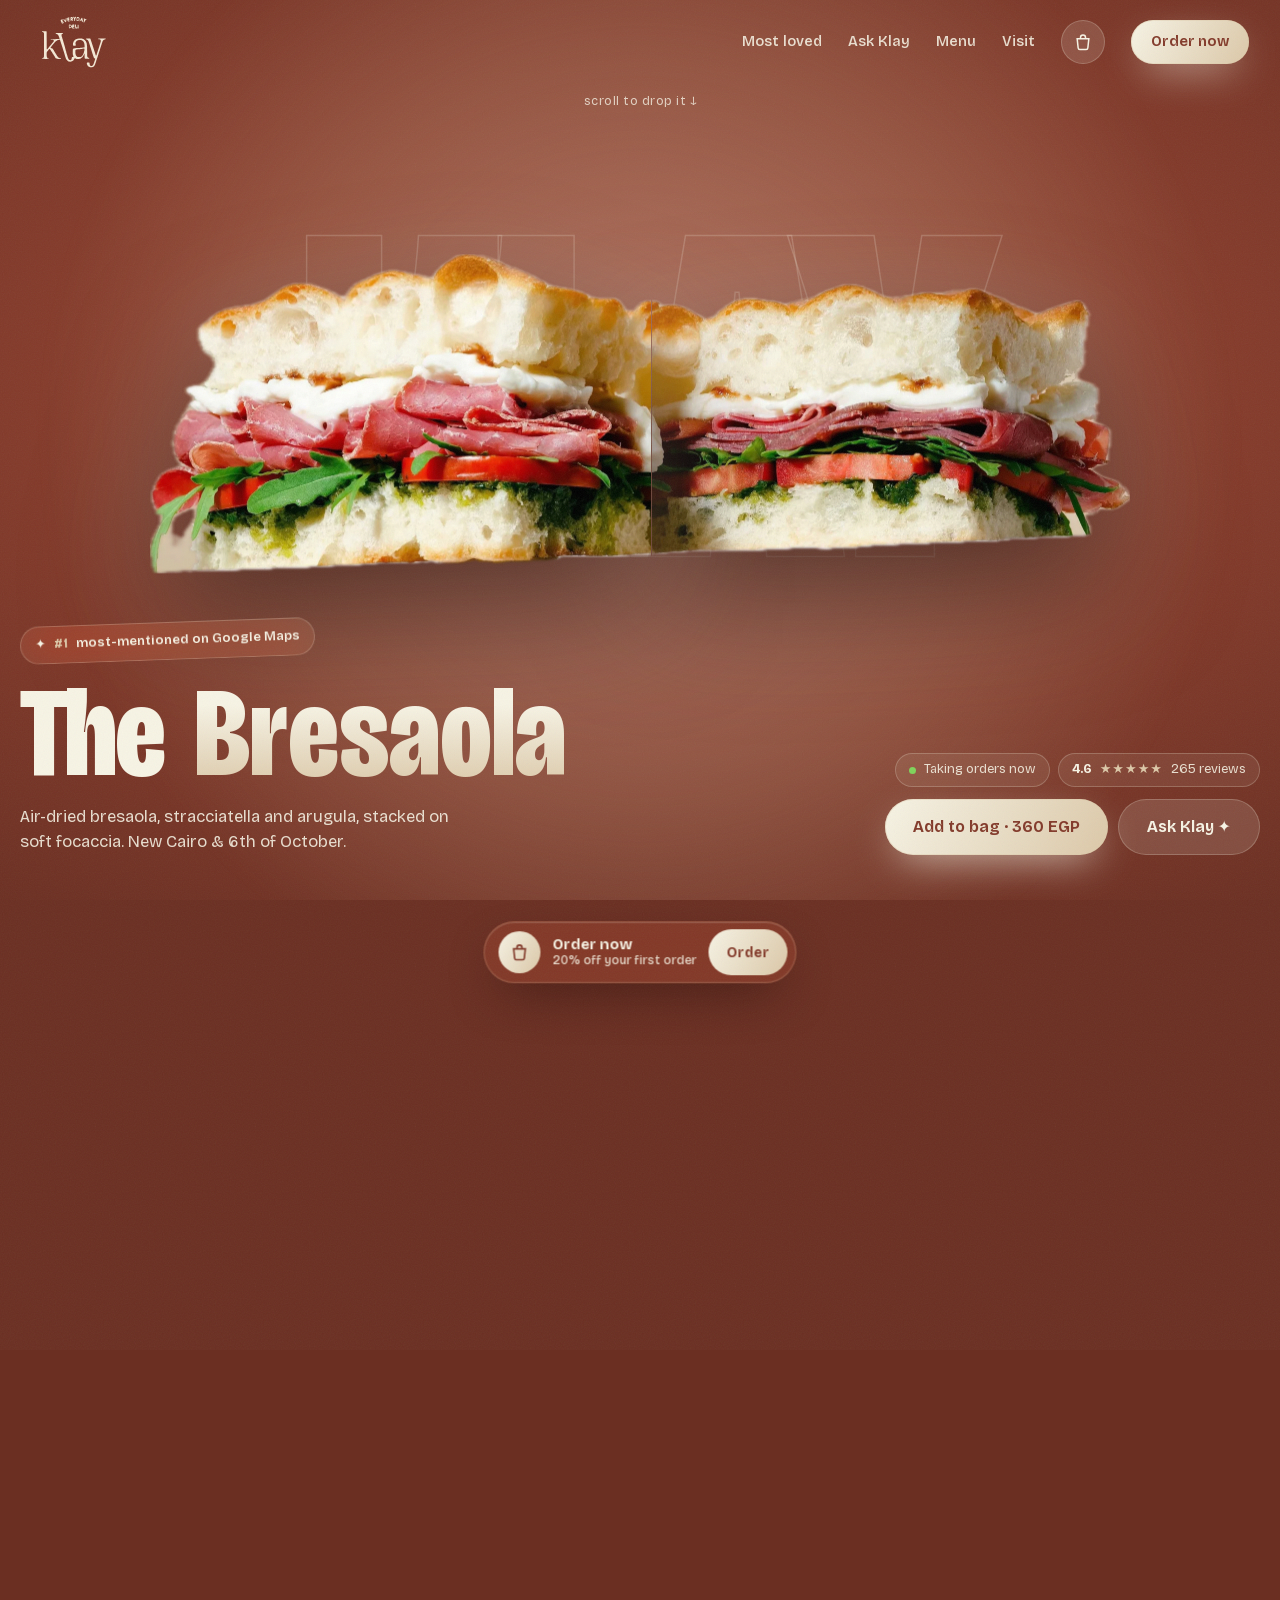
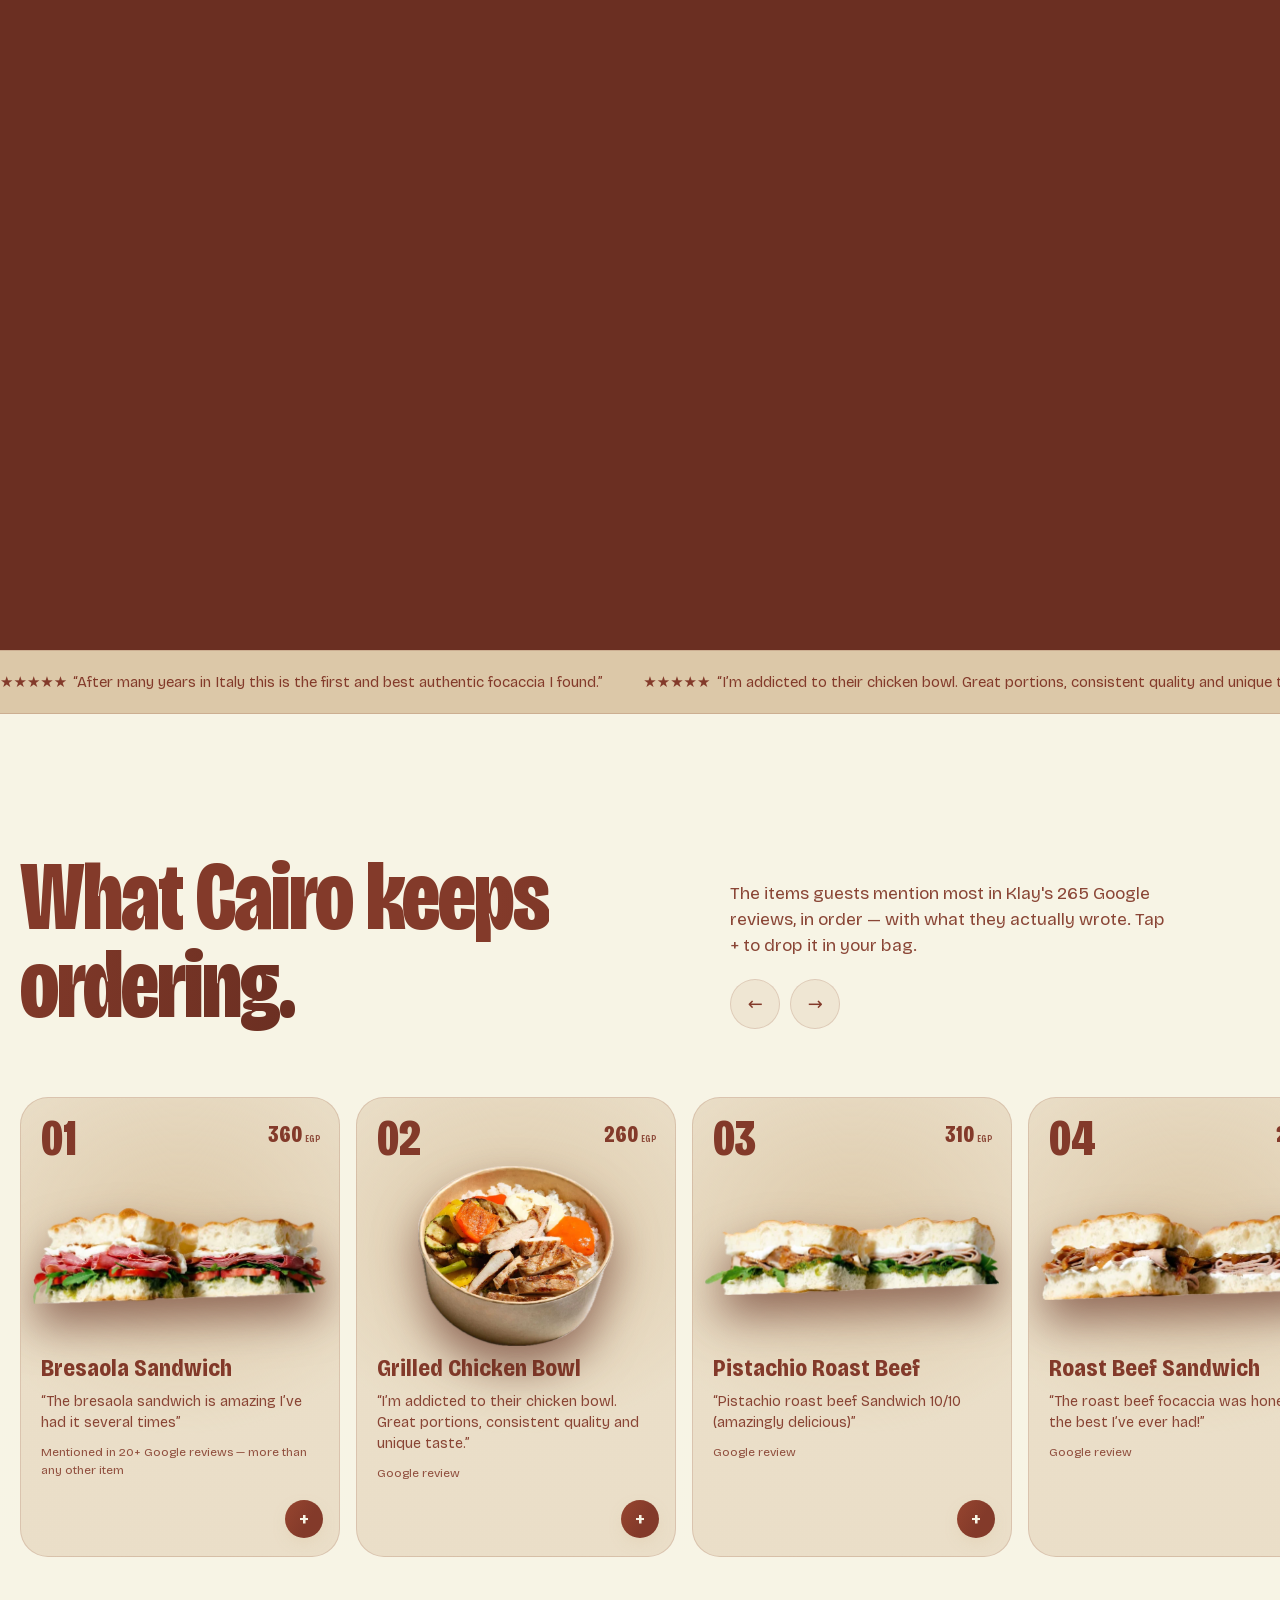
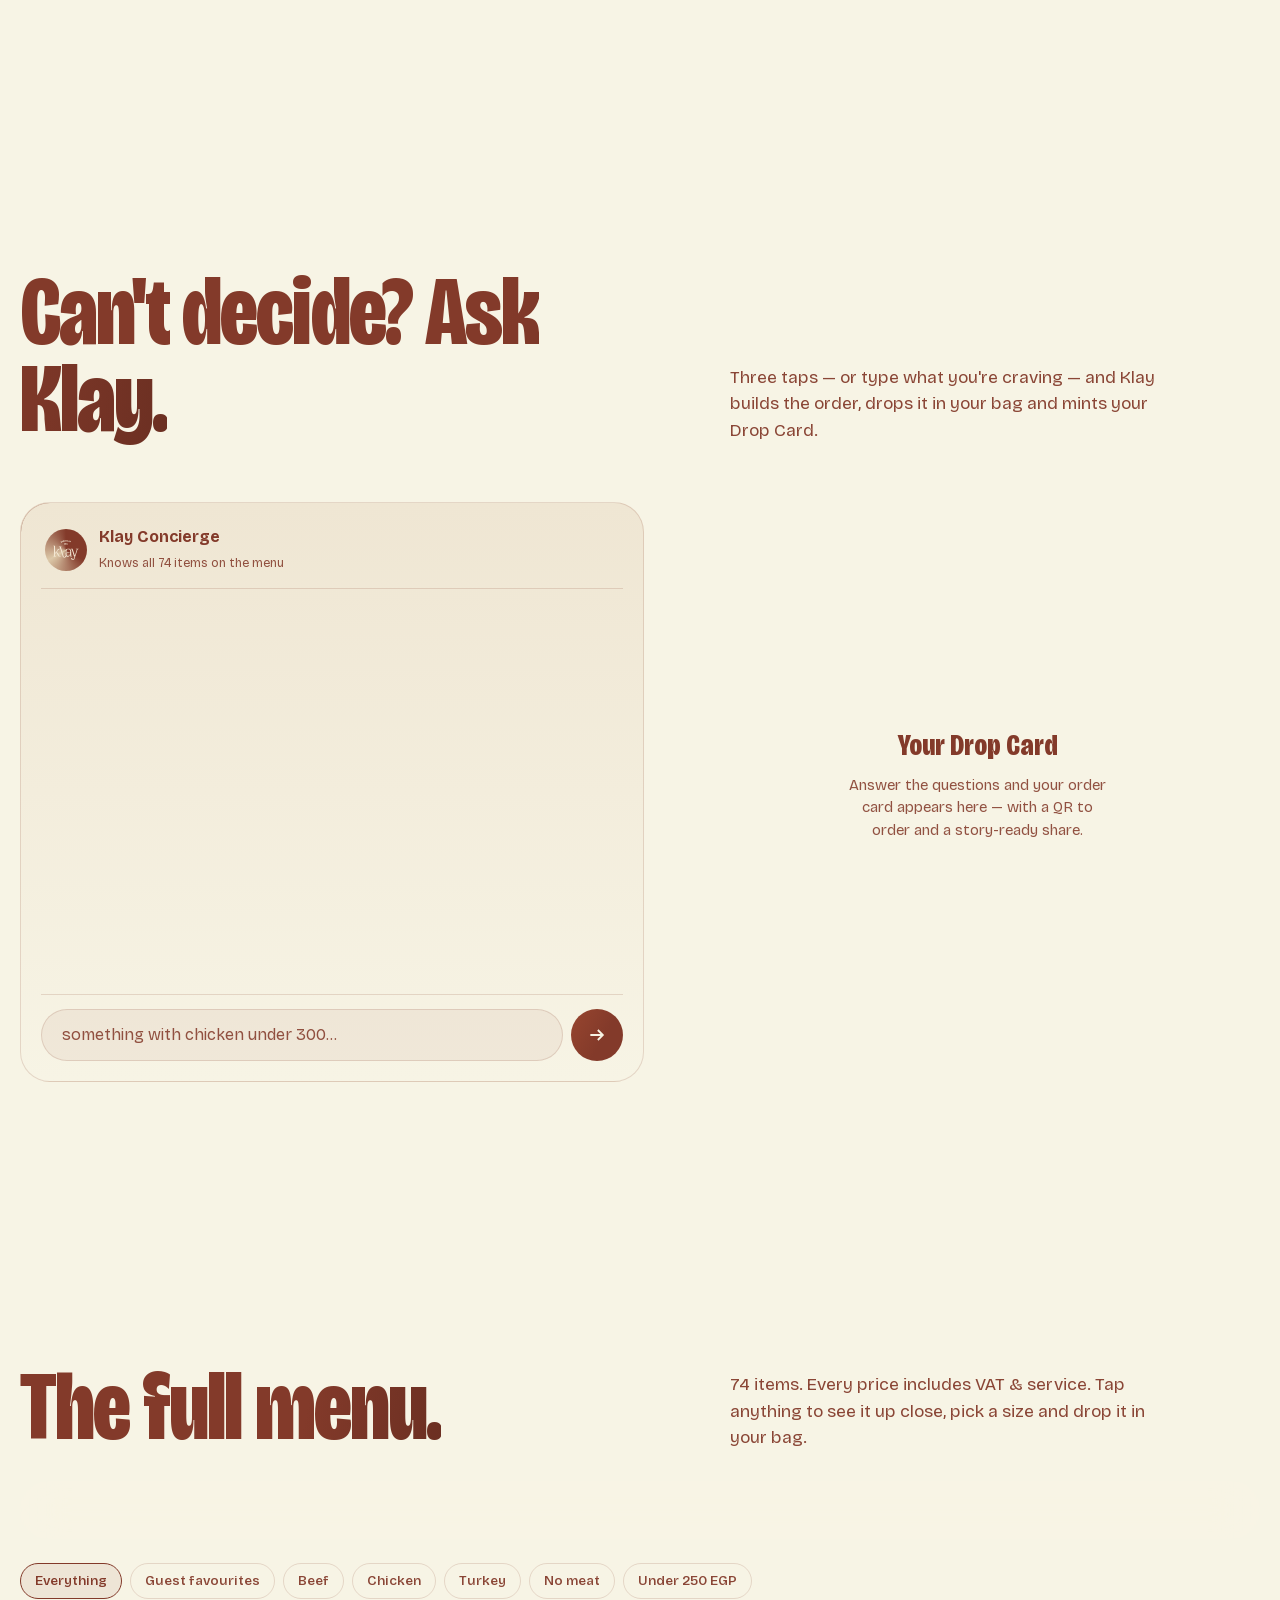
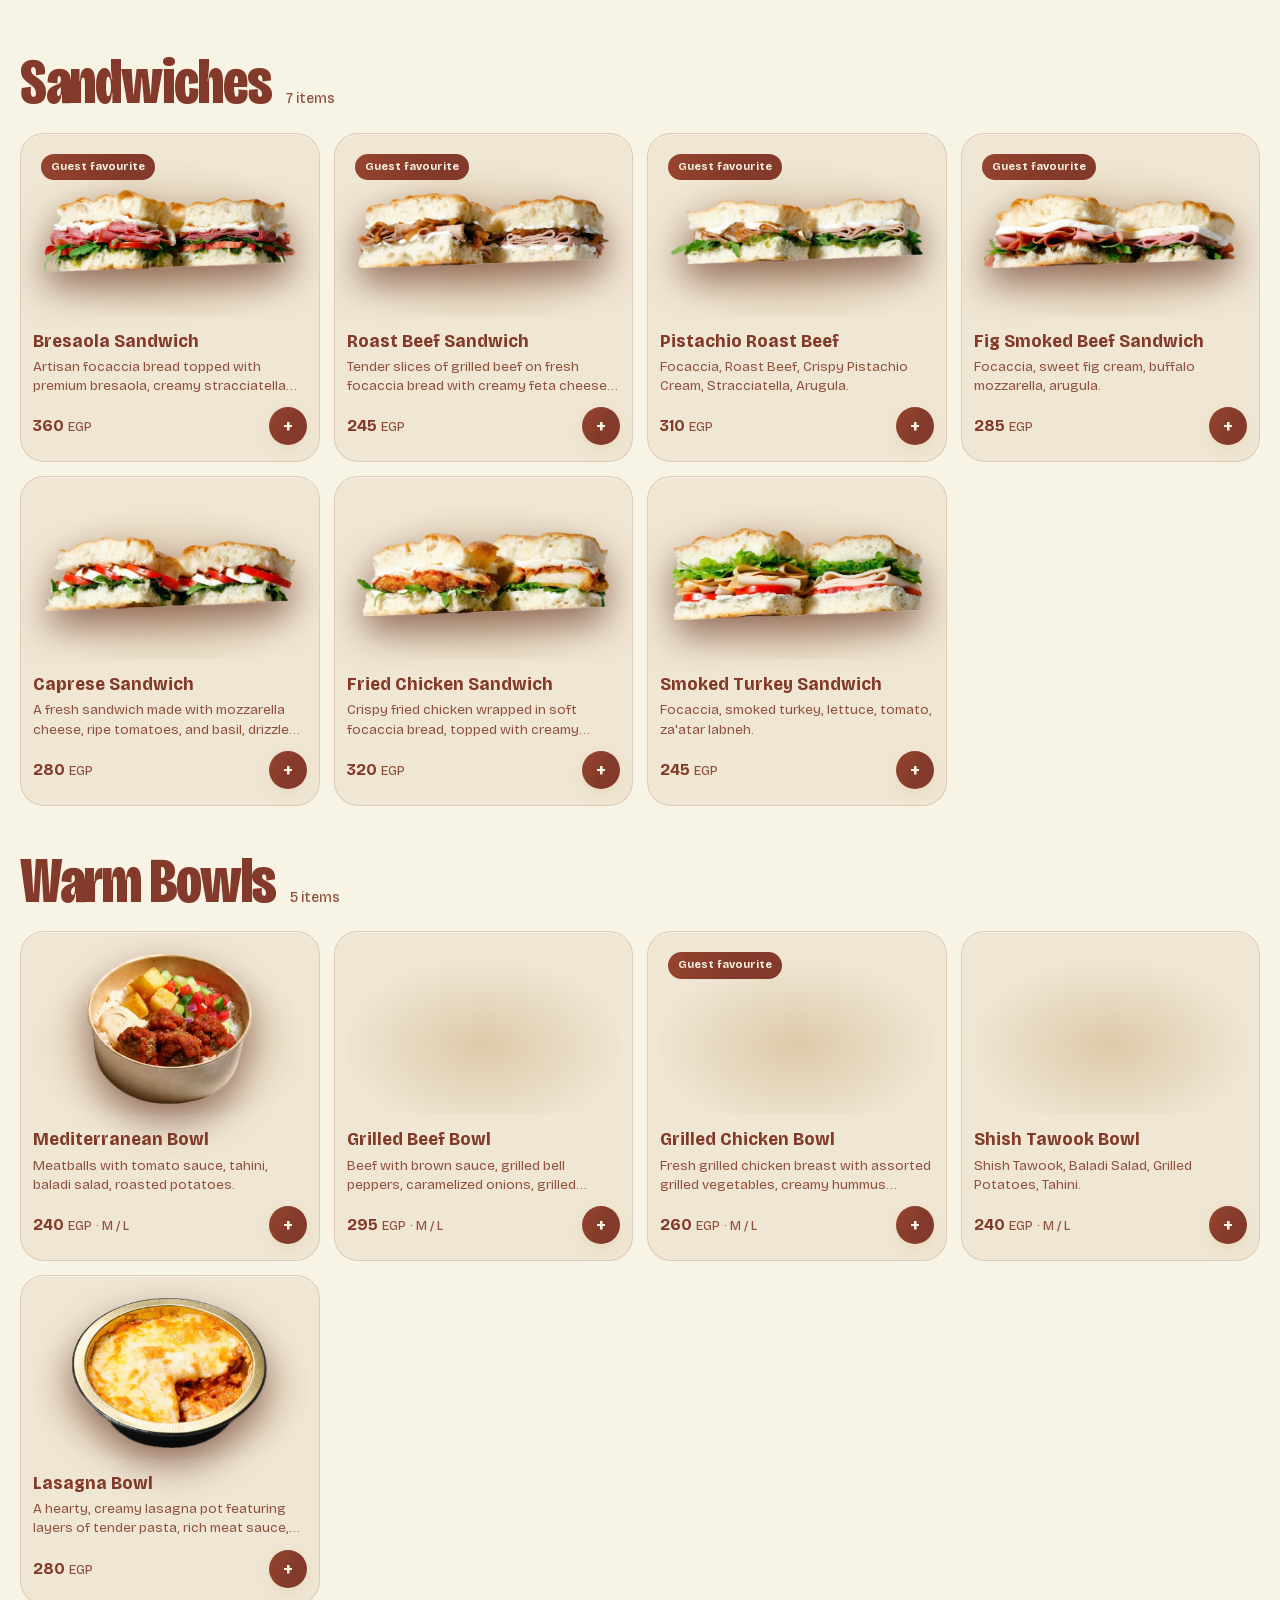
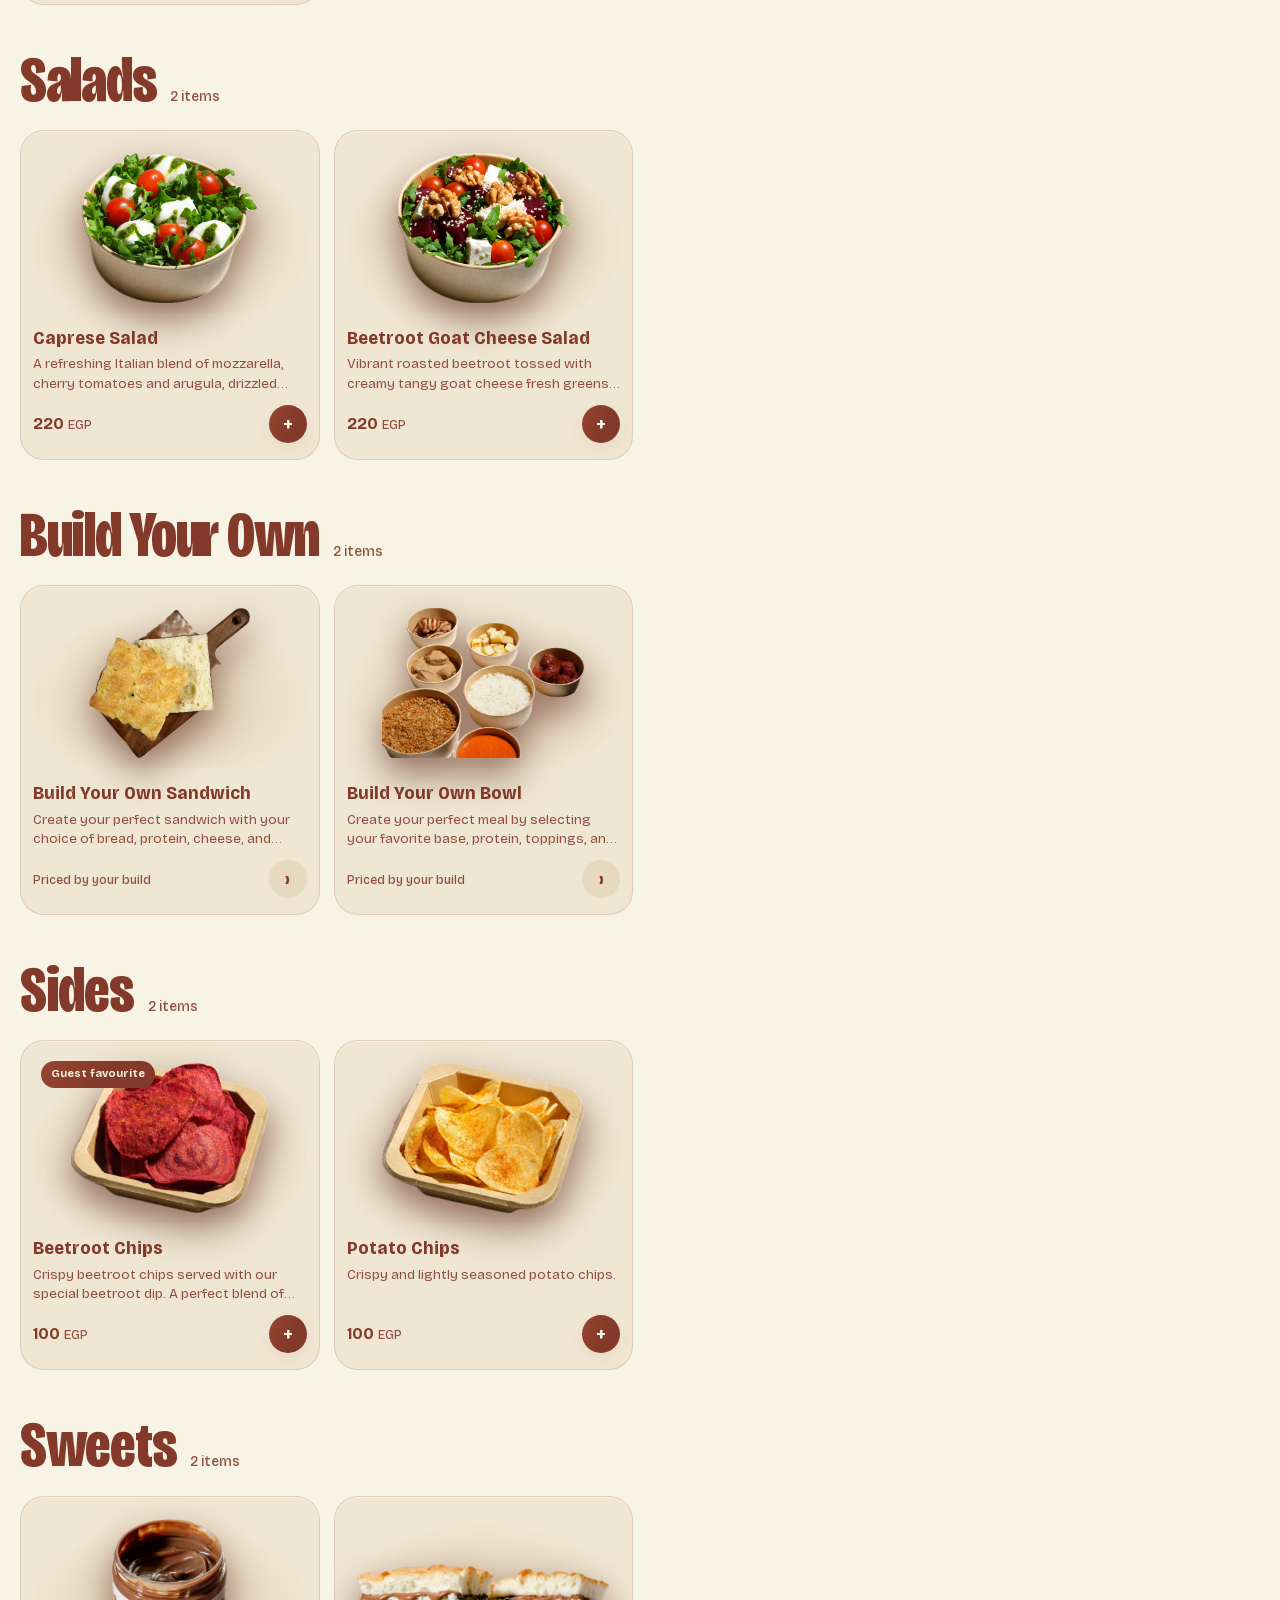
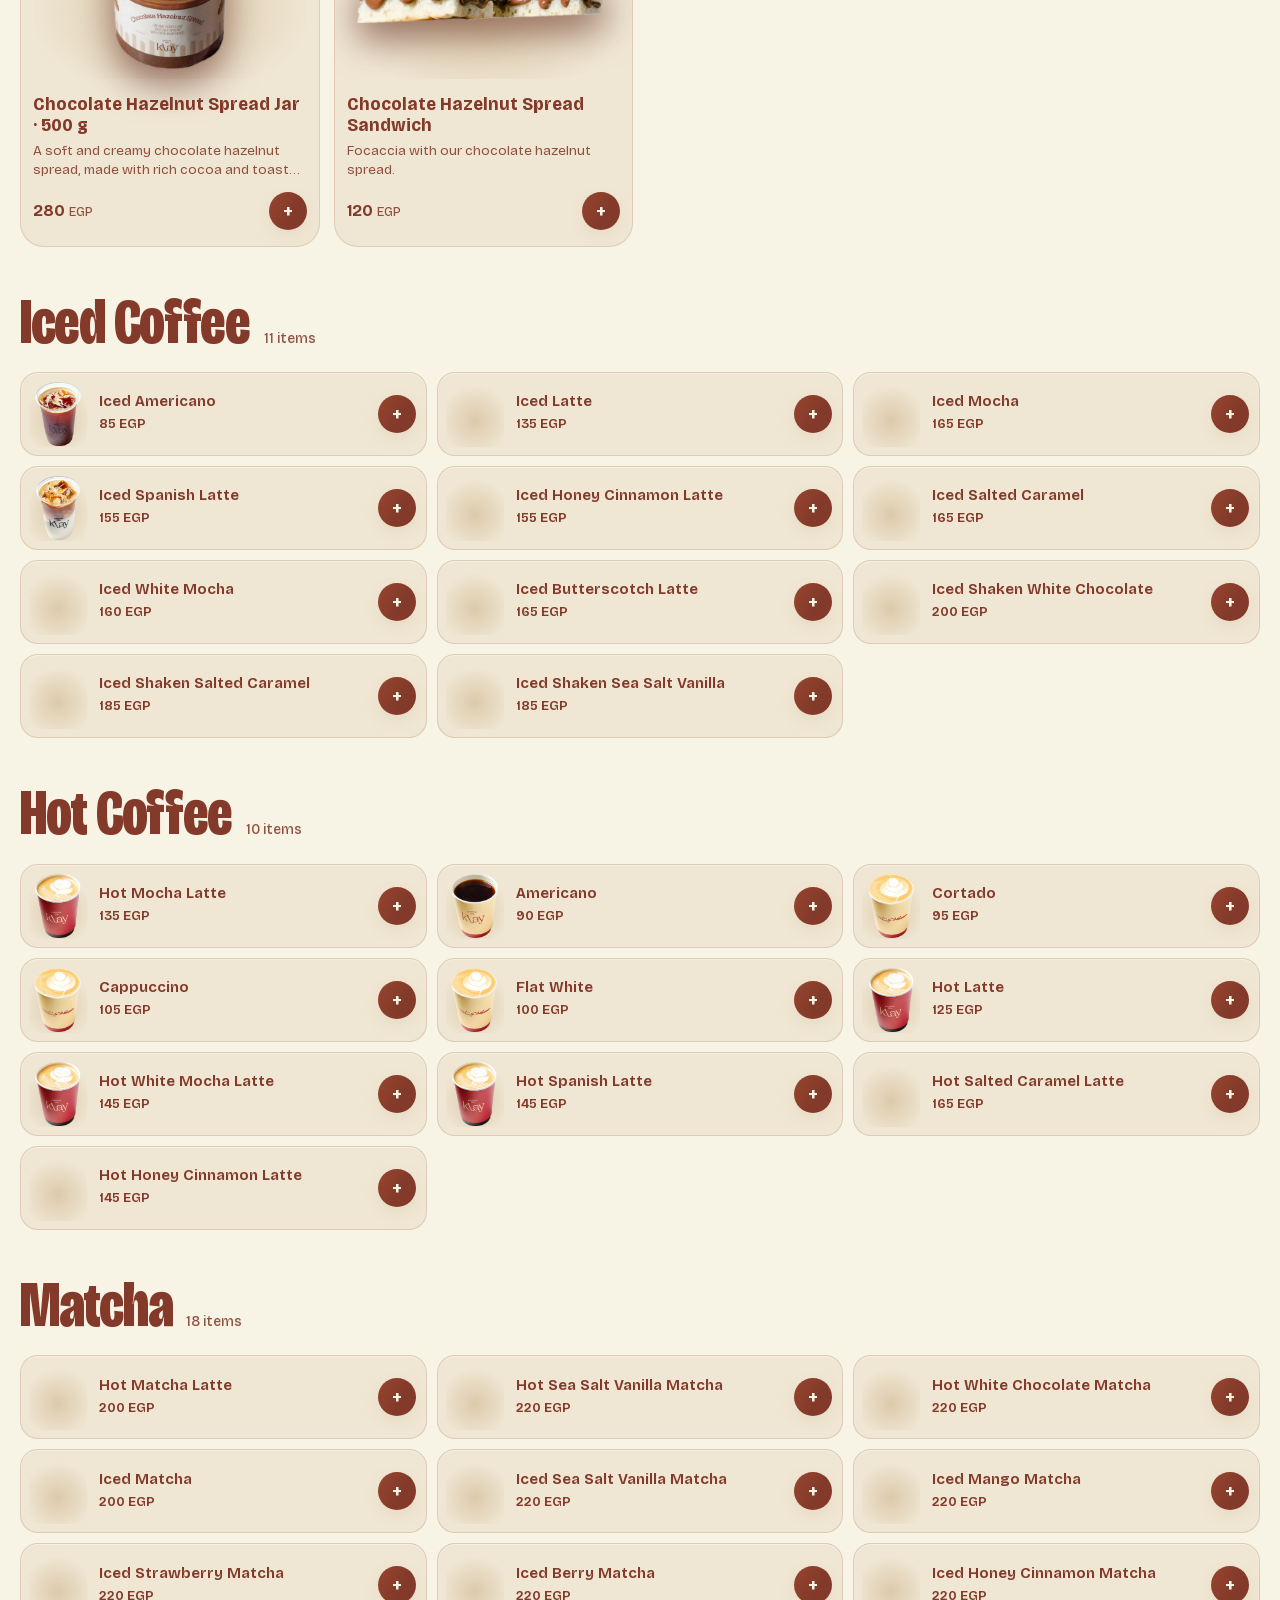
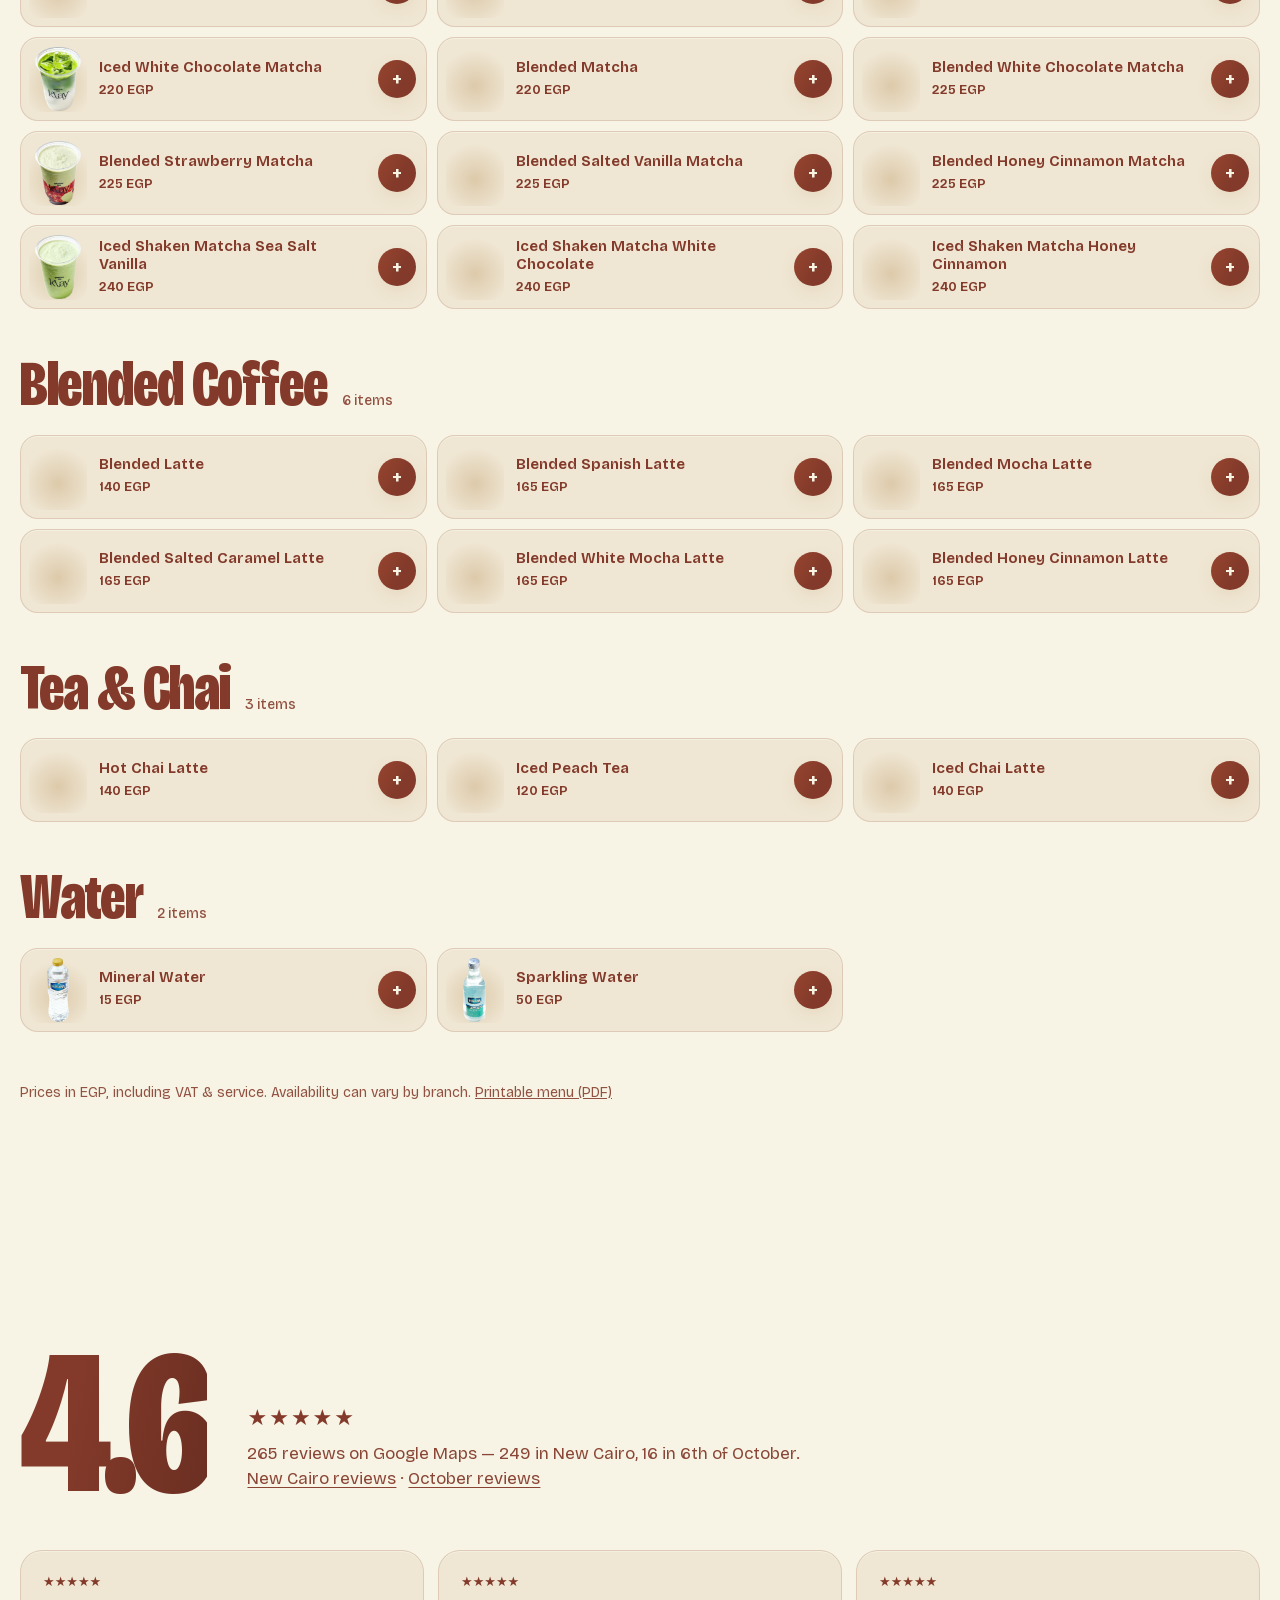
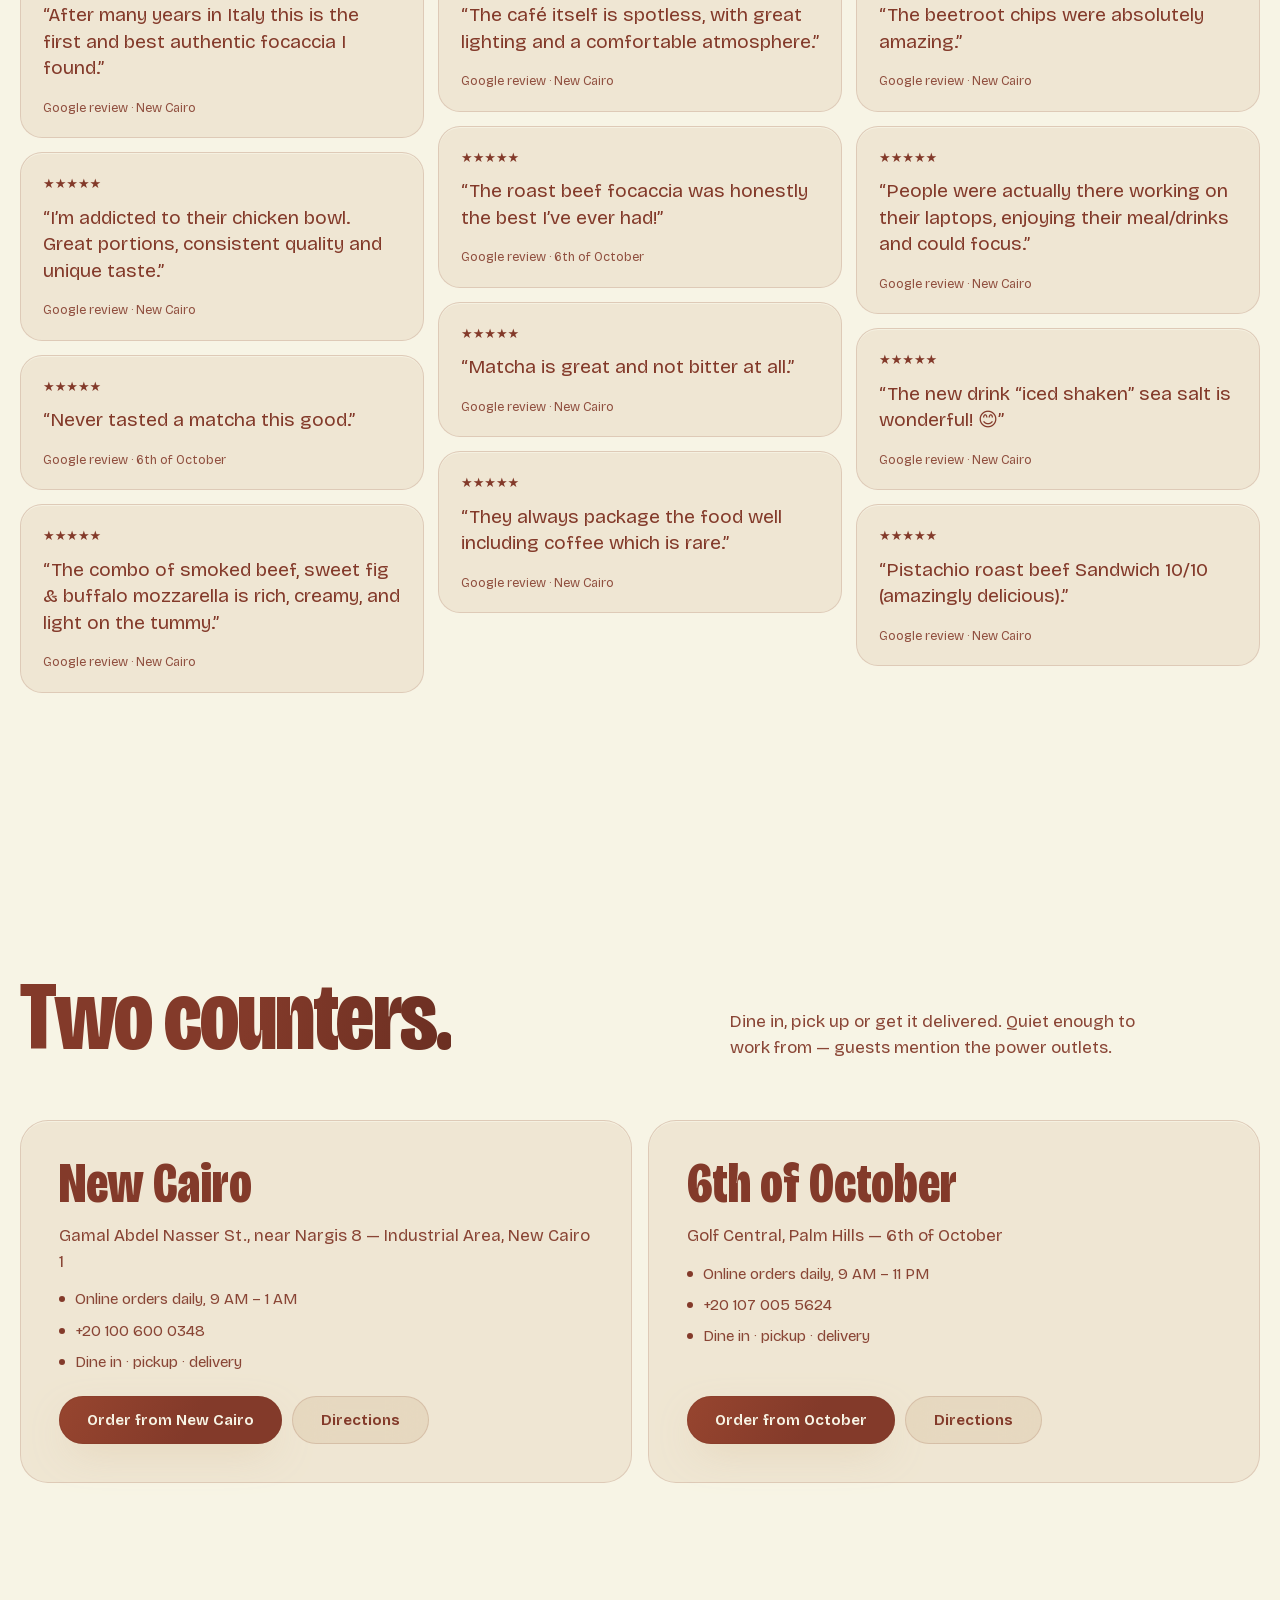
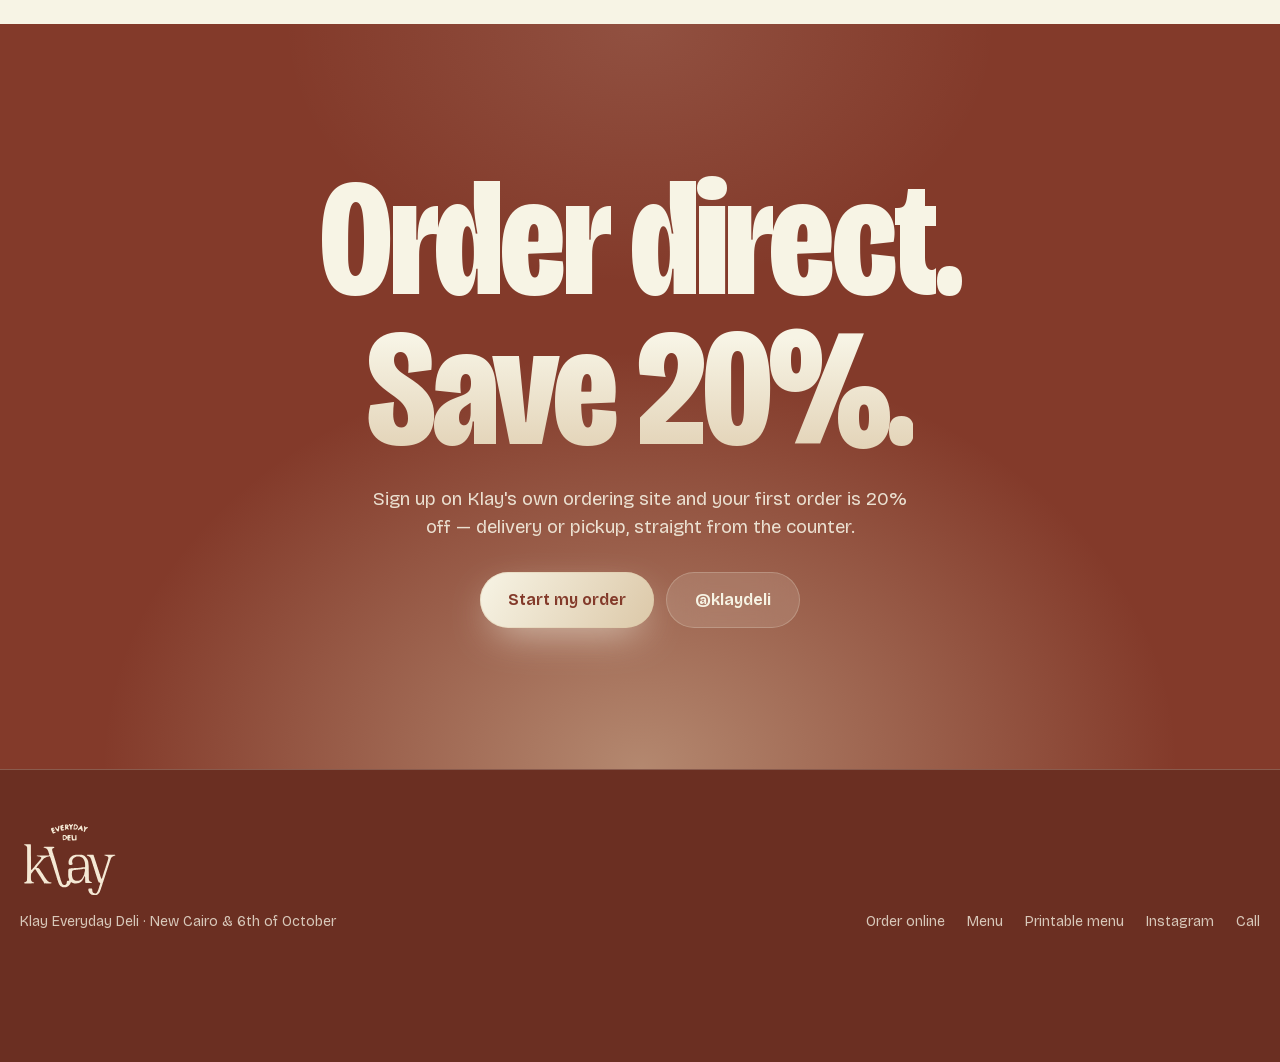
<file: index.html>
<!doctype html>
<html lang="en">
<head>
<meta charset="utf-8">
<meta name="viewport" content="width=device-width,initial-scale=1,viewport-fit=cover">
<title>KLAY — Everyday Deli · The Drop</title>
<meta name="description" content="Klay Everyday Deli: focaccia sandwiches, warm bowls, iced shaken coffee and matcha in New Cairo and 6th of October. Rated 4.6 on Google. Order direct — 20% off your first order.">
<meta name="robots" content="noindex">
<meta name="theme-color" content="#833A2A">
<meta property="og:title" content="KLAY — The Drop">
<meta property="og:description" content="The Bresaola, warm bowls & shaken coffee. Order direct — 20% off your first order.">
<meta property="og:image" content="img/21765-1600.webp">
<link rel="icon" href="favicon.png">
<link rel="preload" href="fonts/BricolageGrotesque-300-800.woff2" as="font" type="font/woff2" crossorigin>
<link rel="preload" as="image" href="cut/bresL-1800.webp" imagesrcset="cut/bresL-1000.webp 1000w, cut/bresL-1800.webp 1800w, cut/bresL-2800.webp 2800w" imagesizes="(max-width:760px) 47vw, 502px">
<link rel="stylesheet" href="fonts.css">
<link rel="stylesheet" href="styles.css">
<script type="application/ld+json">{"@context":"https://schema.org","@type":"Restaurant","name":"Klay Everyday Deli","servesCuisine":["Deli","Italian","Sandwiches","Coffee"],"telephone":"+201006000348","url":"https://www.orderklaydeli.com","sameAs":["https://www.instagram.com/klaydeli/"],"priceRange":"EGP 200–400","aggregateRating":{"@type":"AggregateRating","ratingValue":"4.6","reviewCount":"265"}}</script>
</head>
<body>
<header class="hdr" id="hdr">
  <div class="wrap">
    <a href="#top" class="logo" aria-label="Klay Everyday Deli, back to top"><img src="logo-cream.svg" alt="Klay Everyday Deli" width="1260" height="1000"></a>
    <nav class="nav" aria-label="Main">
      <a class="l" href="#loved">Most loved</a>
      <a class="l" href="#concierge">Ask Klay</a>
      <a class="l" href="#menu">Menu</a>
      <a class="l" href="#visit">Visit</a>
      <button class="bagbtn" id="bagBtn" aria-label="Open your bag"><svg viewBox="0 0 24 24" fill="none" stroke="currentColor" stroke-width="1.8" aria-hidden="true"><path d="M5 8h14l-1.2 11.2a2 2 0 0 1-2 1.8H8.2a2 2 0 0 1-2-1.8L5 8Z"/><path d="M9 8V6.5a3 3 0 0 1 6 0V8"/></svg><span class="bag-n" hidden>0</span></button>
      <a class="btn b-fire hide-m" href="#" data-order>Order now</a>
    </nav>
  </div>
</header>

<main id="top">
<section class="drop" id="cut" aria-label="The Bresaola">
  <div class="stage" id="stage">
    <div class="aura" aria-hidden="true"></div>
    <div class="word" id="word" aria-hidden="true">KLAY</div>
    <div class="scene" id="scene" aria-hidden="true"></div>
    <div class="halves" id="halves">
      <div class="hf">
        <div class="half l" id="hl"><img src="cut/bresL-1800.webp" srcset="cut/bresL-1000.webp 1000w, cut/bresL-1800.webp 1800w, cut/bresL-2800.webp 2800w" sizes="(max-width:760px) 47vw, 502px" width="1956" height="1245" alt="The Bresaola focaccia sandwich" fetchpriority="high"></div>
        <div class="half r" id="hr"><img src="cut/bresR-1800.webp" srcset="cut/bresR-1000.webp 953w, cut/bresR-1800.webp 1716w, cut/bresR-2800.webp 2669w" sizes="(max-width:760px) 45vw, 478px" width="1865" height="1245" alt="" fetchpriority="high"></div>
      </div>
    </div>
    <ol class="inside" id="inside" aria-label="What's inside the Bresaola">
      <li>Focaccia<small>baked soft</small></li>
      <li>Bresaola<small>air-dried beef</small></li>
      <li>Stracciatella<small>creamy cheese</small></li>
      <li>Arugula<small>fresh &amp; peppery</small></li>
      <li>Tomato pesto</li>
      <li>Balsamic glaze</li>
    </ol>
    <div class="scrollcue" id="hint" aria-hidden="true">scroll to drop it ↓</div>
    <div class="h-copy">
      <div class="wrap">
        <div>
          <span class="kicker glass">✦ <b>#1</b> most-mentioned on Google Maps</span>
          <h1 class="disp title" id="title" aria-label="The Bresaola">The <span class="grad">Bresaola</span></h1>
          <p class="sub">Air-dried bresaola, stracciatella and arugula, stacked on soft focaccia. New Cairo &amp; 6th of October.</p>
        </div>
        <div class="h-act">
          <div class="chiprow"><span class="chip2 glass live" id="live"></span><a class="chip2 glass" href="#reviews"><b>4.6</b><span class="stars" aria-hidden="true">★★★★★</span>265 reviews</a></div>
          <div class="row"><button class="btn b-fire" data-add-id="21765">Add to bag · 360 EGP</button><a class="btn b-glass" href="#concierge">Ask Klay ✦</a></div>
        </div>
      </div>
    </div>
  </div>
</section>

<div class="ticker" aria-hidden="true"><div class="track" id="ticker"></div></div>

<section class="sec lz" id="loved">
  <div class="wrap head">
    <h2 class="disp">What Cairo <span class="grad">keeps ordering.</span></h2>
    <div><p>The items guests mention most in Klay's 265 Google reviews, in order — with what they actually wrote. Tap + to drop it in your bag.</p>
      <div class="rail-nav" style="margin-top:20px"><button aria-label="Previous" data-rail="-1">←</button><button aria-label="Next" data-rail="1">→</button></div></div>
  </div>
  <div class="rail" id="rail"></div>
</section>

<section class="sec conc lz" id="concierge">
  <div class="wrap">
    <div class="head">
      <h2 class="disp">Can't decide? <span class="grad">Ask Klay.</span></h2>
      <p>Three taps — or type what you're craving — and Klay builds the order, drops it in your bag and mints your Drop Card.</p>
    </div>
    <div class="grid2">
      <div class="chat" aria-label="Klay concierge">
        <div class="chat-top"><div class="av"><img src="logo-cream.svg" alt="" width="1260" height="1000"></div><div><b>Klay Concierge</b><span>Knows all 74 items on the menu</span></div></div>
        <div class="msgs" id="msgs" aria-live="polite"></div>
        <form class="ask" id="ask" autocomplete="off">
          <label class="sr" for="askIn">Tell Klay what you feel like</label>
          <input id="askIn" placeholder="something with chicken under 300…" maxlength="120">
          <button aria-label="Send"><svg viewBox="0 0 24 24" fill="none" stroke="currentColor" stroke-width="2.2"><path d="M4 12h15M13 6l6 6-6 6"/></svg></button>
        </form>
      </div>
      <div class="dc-slot" id="dcSlot"><p class="dc-empty"><b>Your Drop Card</b>Answer the questions and your order card appears here — with a QR to order and a story-ready share.</p></div>
    </div>
  </div>
</section>

<section class="menu lz" id="menu">
  <div class="sec wrap" style="padding-bottom:30px">
    <div class="head" style="margin-bottom:0">
      <h2 class="disp">The full <span class="grad">menu.</span></h2>
      <p>74 items. Every price includes VAT &amp; service. Tap anything to see it up close, pick a size and drop it in your bag.</p>
    </div>
  </div>
  <div class="bar"><div class="in glass"><div class="cats" id="cats"></div>
    <label class="find"><svg viewBox="0 0 24 24" fill="none" stroke="currentColor" stroke-width="2"><circle cx="11" cy="11" r="7"/><path d="M20 20l-3.5-3.5"/></svg><span class="sr">Search the menu</span><input id="q" placeholder="Search the menu" type="search"></label></div></div>
  <div class="wrap">
    <div class="filters" id="filters"></div>
    <div id="mcats"></div>
    <p class="none" id="none">Nothing matches that. Clear a filter or try another word.</p>
    <p style="color:var(--faint);font-size:14px;padding:50px 0 100px">Prices in EGP, including VAT &amp; service. Availability can vary by branch. <a href="menu.pdf" target="_blank" style="text-decoration:underline">Printable menu (PDF)</a></p>
  </div>
</section>

<section class="sec rev lz" id="reviews">
  <div class="wrap">
    <div class="score">
      <div class="big">4.6</div>
      <div class="meta"><div class="stars" aria-label="4.6 out of 5">★★★★★</div>
        <p>265 reviews on Google Maps — 249 in New Cairo, 16 in 6th of October.<br>
        <a href="https://maps.app.goo.gl/FxuGqQdUEmntTysr9" target="_blank" rel="noopener">New Cairo reviews</a> · <a href="https://maps.app.goo.gl/XLF786LsrRgXWiDf9" target="_blank" rel="noopener">October reviews</a></p></div>
    </div>
    <div class="wall" id="wall"></div>
  </div>
</section>

<section class="sec visit lz" id="visit">
  <div class="wrap">
    <div class="head"><h2 class="disp">Two <span class="grad">counters.</span></h2><p>Dine in, pick up or get it delivered. Quiet enough to work from — guests mention the power outlets.</p></div>
    <div class="two">
      <article class="br">
        <h3>New Cairo</h3><p class="where">Gamal Abdel Nasser St., near Nargis 8 — Industrial Area, New Cairo 1</p>
        <ul><li>Online orders daily, 9 AM – 1 AM</li><li><a href="tel:+201006000348">+20 100 600 0348</a></li><li>Dine in · pickup · delivery</li></ul>
        <div class="acts"><a class="btn b-fire" href="https://www.orderklaydeli.com/?utm_source=klay-website&utm_medium=referral&utm_campaign=site" target="_blank" rel="noopener">Order from New Cairo</a><a class="btn b-glass" href="https://maps.app.goo.gl/FxuGqQdUEmntTysr9" target="_blank" rel="noopener">Directions</a></div>
      </article>
      <article class="br">
        <h3>6th of October</h3><p class="where">Golf Central, Palm Hills — 6th of October</p>
        <ul><li>Online orders daily, 9 AM – 11 PM</li><li><a href="tel:+201070055624">+20 107 005 5624</a></li><li>Dine in · pickup · delivery</li></ul>
        <div class="acts"><a class="btn b-fire" href="https://www.orderklaydeli.com/?utm_source=klay-website&utm_medium=referral&utm_campaign=site" target="_blank" rel="noopener">Order from October</a><a class="btn b-glass" href="https://maps.app.goo.gl/XLF786LsrRgXWiDf9" target="_blank" rel="noopener">Directions</a></div>
      </article>
    </div>
  </div>
</section>

<section class="sec final">
  <div class="wrap">
    <h2 class="disp">Order direct.<br><span class="grad">Save 20%.</span></h2>
    <p>Sign up on Klay's own ordering site and your first order is 20% off — delivery or pickup, straight from the counter.</p>
    <div class="acts"><a class="btn b-fire" href="#" data-order>Start my order</a><a class="btn b-glass" href="https://www.instagram.com/klaydeli/" target="_blank" rel="noopener">@klaydeli</a></div>
  </div>
</section>
</main>

<footer>
  <div class="wrap">
    <div><img src="logo-cream.svg" alt="Klay" width="1260" height="1000"><p>Klay Everyday Deli · New Cairo &amp; 6th of October</p></div>
    <nav aria-label="Footer"><a href="#" data-order>Order online</a><a href="#menu">Menu</a><a href="menu.pdf" target="_blank">Printable menu</a><a href="https://www.instagram.com/klaydeli/" target="_blank" rel="noopener">Instagram</a><a href="tel:+201006000348">Call</a></nav>
  </div>
</footer>

<div class="island" id="island"><a href="#" data-order id="islandA"><span class="is-th" id="isTh"></span><span class="is-t" id="isT"></span><span class="is-go" id="isGo">Order</span></a></div>
<div class="toast" id="toast" role="status" aria-live="polite"></div>
<dialog class="bag lz" id="bag" aria-label="Your bag"><div class="bag-in" id="bagIn"></div></dialog>
<dialog class="sheet lz" id="sheet" aria-label="Item details"><div class="sh-in" id="shIn"></div></dialog>
<dialog class="dcd" id="dcd" aria-label="Your Drop Card"><div id="dcdIn" style="position:relative"></div></dialog>

<script src="data.js"></script>
<script src="cutdims.js"></script>
<script src="qrcode.js"></script>
<script src="klay-brain.js"></script>
<script src="klay-chef.js"></script>
<script src="app.js"></script>
</body>
</html>
</file>
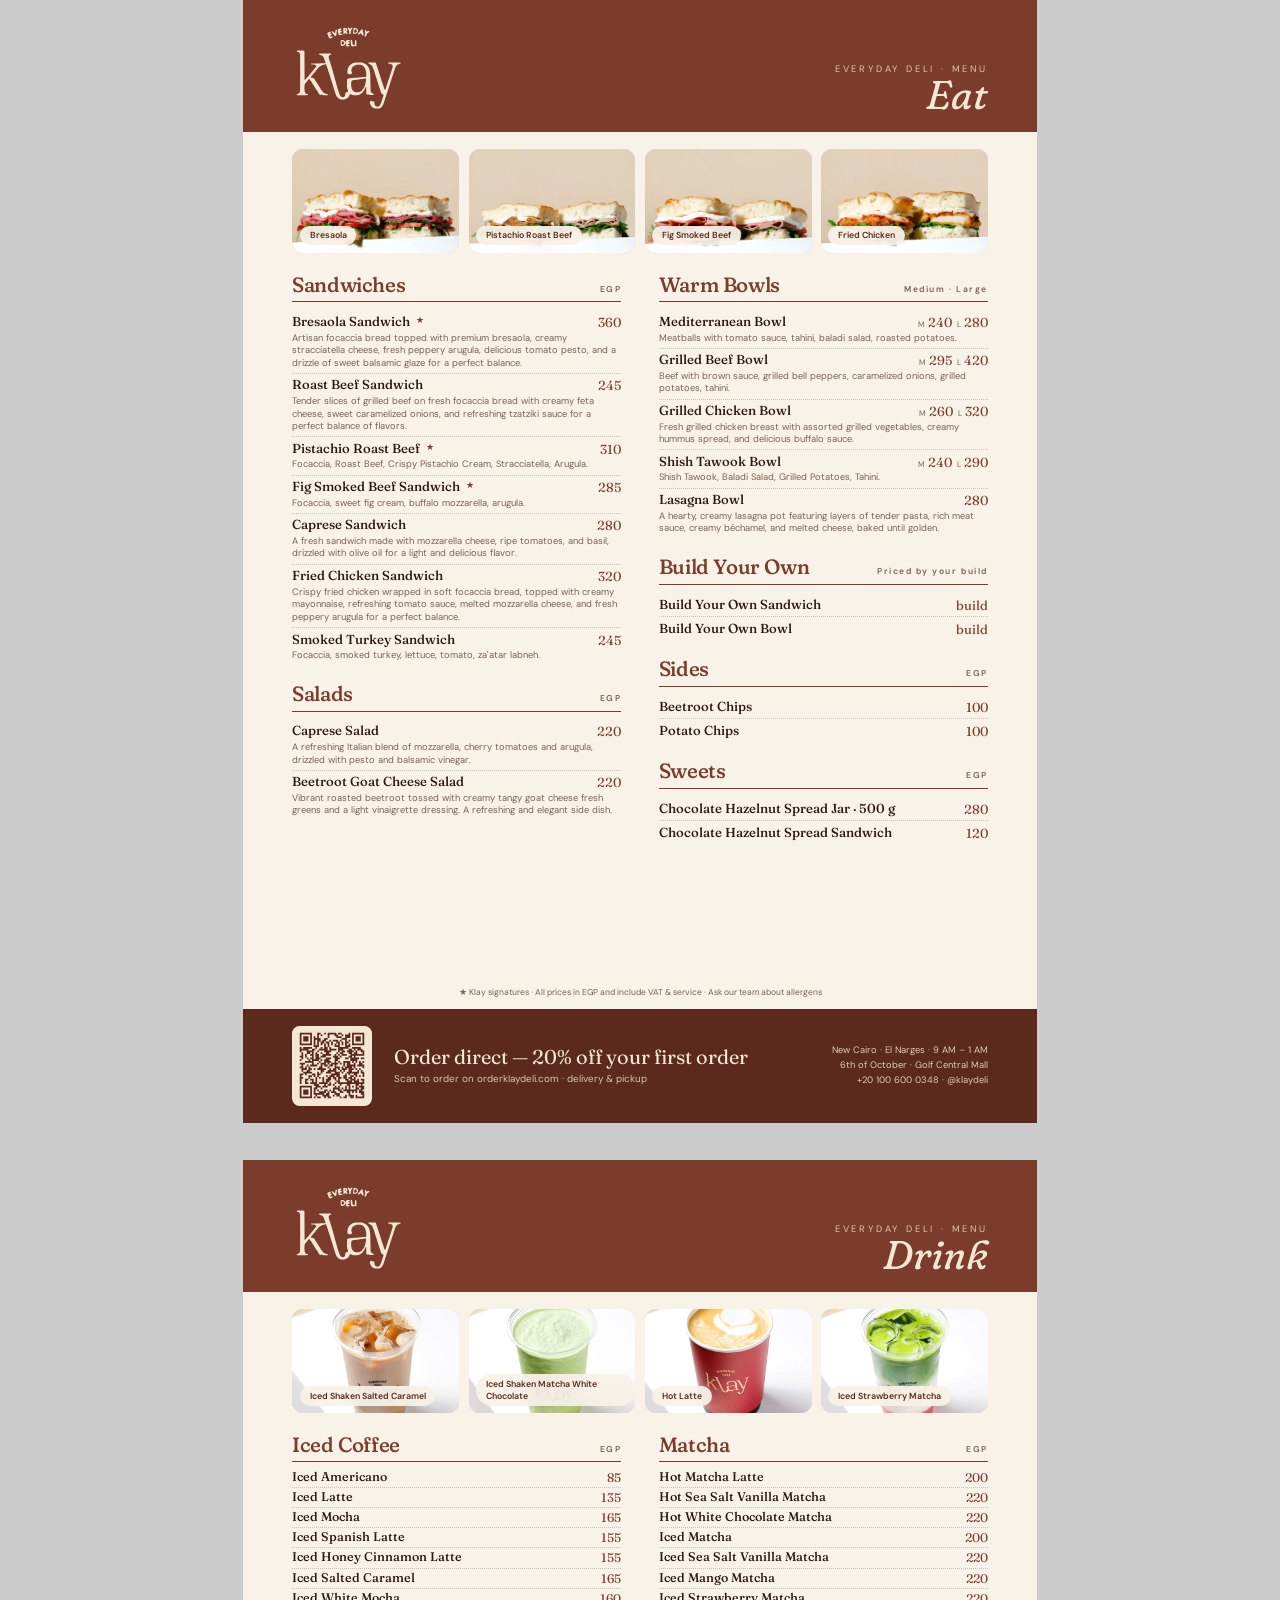
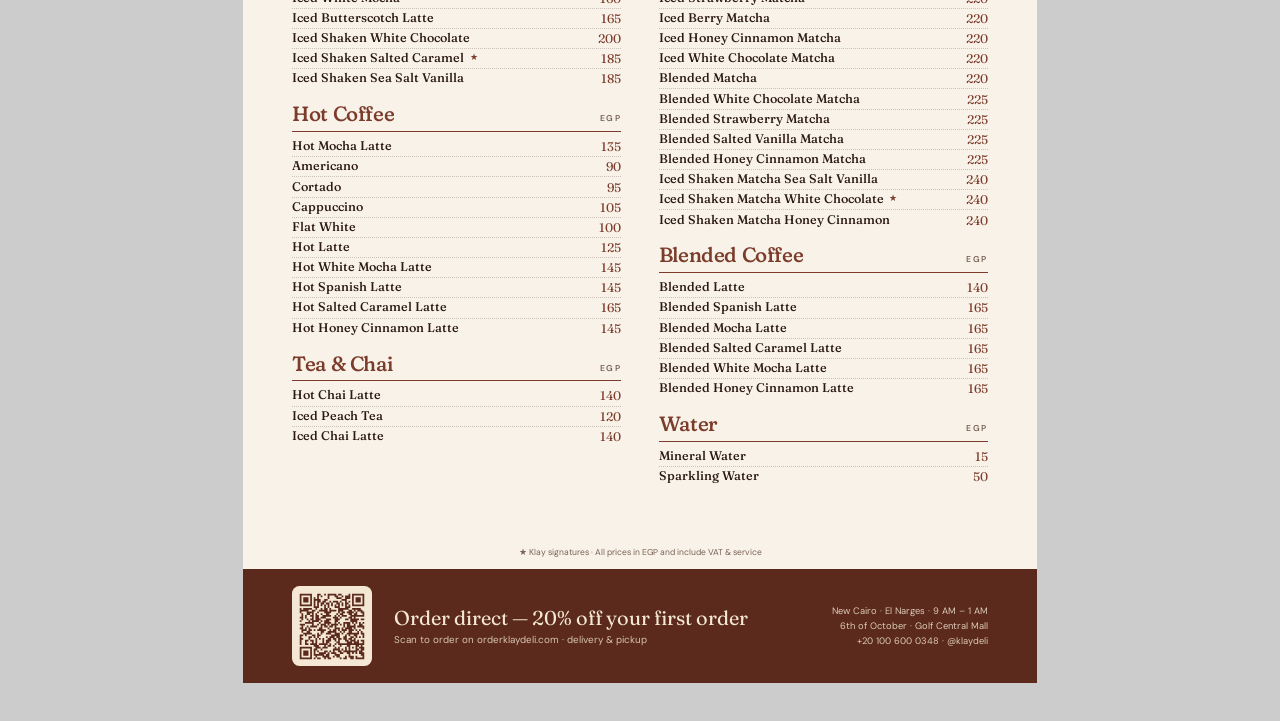
<file: print.html>
<!doctype html>
<html lang="en"><head><meta charset="utf-8"><title>Klay Everyday Deli — Menu</title>
<meta name="robots" content="noindex">
<link href="https://fonts.googleapis.com/css2?family=DM+Sans:opsz,wght@9..40,400;9..40,500;9..40,600;9..40,700&family=Fraunces:ital,opsz,wght,SOFT,WONK@0,9..144,300..700,0..100,0..1;1,9..144,300..700,0..100,0..1&display=swap" rel="stylesheet">
<style>
@page{size:A4;margin:0}
:root{--terra:#7c3c2b;--terra-d:#5b2a1d;--cream:#f4e8d4;--sand:#e0d0ba;--paper:#f8f2e8;--ink:#2b1913;--muted:#7a6255}
*{box-sizing:border-box;margin:0;padding:0}
body{font-family:"DM Sans",sans-serif;color:var(--ink);-webkit-print-color-adjust:exact;print-color-adjust:exact;background:#ccc}
.page{width:210mm;height:297mm;background:var(--paper);position:relative;overflow:hidden;page-break-after:always;display:flex;flex-direction:column;margin:0 auto 10mm}
@media print{body{background:none}.page{margin:0}}
.top{background:var(--terra);color:var(--cream);padding:6mm 13mm 5mm;display:flex;justify-content:space-between;align-items:end}
.top img{width:30mm}
.top .t{text-align:right}
.top .t b{display:block;font-family:Fraunces,serif;font-weight:400;font-style:italic;font-size:30pt;line-height:.9;font-variation-settings:"SOFT" 100}
.top .t span{font-size:7pt;letter-spacing:.3em;text-transform:uppercase;opacity:.8}
.strip{display:grid;grid-template-columns:repeat(4,1fr);gap:2.5mm;padding:4.5mm 13mm 0}
.strip figure{background:var(--sand);border-radius:3mm;overflow:hidden;position:relative}
.strip img{width:100%;aspect-ratio:16/10;object-fit:cover;display:block}
.strip.food img{object-position:50% 74%}
.strip.drink img{object-position:50% 44%;transform:scale(1.45)}
.strip figcaption{position:absolute;left:2mm;bottom:2mm;background:rgba(248,242,232,.94);border-radius:10mm;padding:1mm 2.6mm;font-size:6.6pt;font-weight:600;color:var(--terra-d)}
.cols{flex:1;display:grid;grid-template-columns:1fr 1fr;gap:0 10mm;padding:5mm 13mm 0;align-content:start}
.sec{break-inside:avoid;margin-bottom:4.2mm}
.sec h2{font-family:Fraunces,serif;font-weight:500;font-size:15.5pt;letter-spacing:-.02em;color:var(--terra);display:flex;justify-content:space-between;align-items:baseline;border-bottom:.35mm solid var(--terra);padding-bottom:1.2mm;margin-bottom:2.2mm;font-variation-settings:"SOFT" 100}
.sec h2 small{font-family:"DM Sans";font-size:6.4pt;letter-spacing:.18em;color:var(--muted);font-weight:600}
.it{display:grid;grid-template-columns:1fr auto;gap:0 3mm;padding:.95mm 0;border-bottom:.2mm dotted rgba(43,25,19,.22)}
.it:last-child{border-bottom:0}
.it b{font-family:Fraunces,serif;font-weight:500;font-size:9.8pt;line-height:1.15}
.it .p{font-family:Fraunces,serif;font-size:9.8pt;color:var(--terra);text-align:right;white-space:nowrap}
.it .p i{font-style:normal;color:var(--muted);font-family:"DM Sans";font-size:6pt;margin:0 .6mm 0 1.4mm;letter-spacing:.05em}
.it p{grid-column:1/-1;font-size:7pt;color:var(--muted);line-height:1.35;margin-top:.4mm}
.it.star b:after{content:"★";color:var(--terra);font-size:7pt;margin-left:1.4mm;vertical-align:2pt}
.foot{margin-top:auto;background:var(--terra-d);color:var(--cream);padding:4.5mm 13mm;display:flex;align-items:center;gap:6mm}
.foot .qr{width:21mm;height:21mm;background:var(--cream);border-radius:2mm;padding:1.4mm;flex:none}
.foot .qr img{width:100%;height:100%}
.foot b{font-family:Fraunces,serif;font-weight:400;font-size:15pt;display:block;line-height:1.1}
.foot span{font-size:7.4pt;opacity:.82;display:block;margin-top:1mm}
.foot .r{margin-left:auto;text-align:right;font-size:7pt;line-height:1.6;opacity:.85}
.tight .it{padding:.55mm 0}.tight .it b,.tight .it .p{font-size:9.4pt}.tight .sec{margin-bottom:3.4mm}.tight .sec h2{margin-bottom:1.4mm}
.note{font-size:6.4pt;color:var(--muted);padding:0 13mm 3mm;text-align:center}
</style></head><body>
<div id="pages"></div>
<script src="data.js"></script>
<script>
const M=window.KLAY_MENU, by=Object.fromEntries(M.map(c=>[c.key,c])), ALL={};M.forEach(c=>c.items.forEach(i=>ALL[i.id]=i));
const STAR=new Set([21765,21767,21768,22829,22310]);
const it=(i,desc=true)=>`<div class="it ${STAR.has(i.id)?"star":""}"><b>${i.name}</b><span class="p">${i.sizes?`<i>M</i>${i.sizes.M.price}<i>L</i>${i.sizes.L.price}`:(i.price||"build")}</span>${desc&&i.desc?`<p>${i.desc}</p>`:""}</div>`;
const sec=(k,desc=true,note="")=>`<div class="sec"><h2>${by[k].title}<small>${note||"EGP"}</small></h2>${by[k].items.map(i=>it(i,desc)).join("")}</div>`;
const strip=(ids,cls)=>`<div class="strip ${cls}">${ids.map(id=>`<figure><img src="img/${id}-1600.webp"><figcaption>${ALL[id].name.replace(" Sandwich","")}</figcaption></figure>`).join("")}</div>`;
const foot=`<div class="foot"><div class="qr"><img src="qr-order.svg"></div><div><b>Order direct — 20% off your first order</b><span>Scan to order on orderklaydeli.com · delivery &amp; pickup</span></div>
<div class="r">New Cairo · El Narges · 9 AM – 1 AM<br>6th of October · Golf Central Mall<br>+20 100 600 0348 · @klaydeli</div></div>`;
const head=t=>`<div class="top"><img src="logo-cream.svg"><div class="t"><span>Everyday Deli · Menu</span><b>${t}</b></div></div>`;
document.getElementById("pages").innerHTML=`
<section class="page">${head("Eat")}${strip([21765,21767,21768,21770],"food")}
<div class="cols"><div>${sec("sandwiches")}${sec("salads")}</div><div>${sec("bowls",true,"Medium · Large")}${sec("byo",false,"Priced by your build")}${sec("sides",false)}${sec("sweets",false)}</div></div>
<p class="note">★ Klay signatures · All prices in EGP and include VAT &amp; service · Ask our team about allergens</p>${foot}</section>
<section class="page">${head("Drink")}${strip([22310,22829,21785,21815],"drink")}
<div class="cols tight"><div>${sec("iced",false)}${sec("hot",false)}${sec("tea",false)}</div><div>${sec("matcha",false)}${sec("blended",false)}${sec("water",false)}</div></div>
<p class="note">★ Klay signatures · All prices in EGP and include VAT &amp; service</p>${foot}</section>`;
</script></body></html>
</file>
<file: fonts.css>
@font-face {
  font-family: 'Bricolage Grotesque';
  font-style: normal;
  font-weight: 300 800;
  font-stretch: 75% 100%;
  font-display: swap;
  src: url(fonts/BricolageGrotesque-300-800.woff2) format('woff2');
  unicode-range: U+0000-00FF, U+0131, U+0152-0153, U+02BB-02BC, U+02C6, U+02DA, U+02DC, U+0304, U+0308, U+0329, U+2000-206F, U+20AC, U+2122, U+2191, U+2193, U+2212, U+2215, U+FEFF, U+FFFD;
}
@font-face {
  font-family: 'Courier Prime';
  font-style: normal;
  font-weight: 400;
  font-display: swap;
  src: url(fonts/CourierPrime-400.woff2) format('woff2');
  unicode-range: U+0000-00FF, U+0131, U+0152-0153, U+02BB-02BC, U+02C6, U+02DA, U+02DC, U+0304, U+0308, U+0329, U+2000-206F, U+20AC, U+2122, U+2191, U+2193, U+2212, U+2215, U+FEFF, U+FFFD;
}
@font-face {
  font-family: 'Courier Prime';
  font-style: normal;
  font-weight: 700;
  font-display: swap;
  src: url(fonts/CourierPrime-700.woff2) format('woff2');
  unicode-range: U+0000-00FF, U+0131, U+0152-0153, U+02BB-02BC, U+02C6, U+02DA, U+02DC, U+0304, U+0308, U+0329, U+2000-206F, U+20AC, U+2122, U+2191, U+2193, U+2212, U+2215, U+FEFF, U+FFFD;
}
</file>
<file: styles.css>
/* KLAY — "AI Drop" (site-v5). Brand palette: brick stage, paper sections, sand surfaces. Liquid glass kept. */
:root{
  /* Klay brand palette (official): brick 833A2A · sand DCC8A8 · paper F7F4E5. Deeper brick shades only for depth/shadows. */
  --brick:#833A2A;--sand:#DCC8A8;--paper:#F7F4E5;--brick-d:#6b2f22;--brick-dd:#4a1f16;
  --void:var(--brick);--void-2:#7a3627;--void-3:var(--brick-d);
  --cream:var(--paper);--mute:rgba(247,244,229,.88);--faint:rgba(247,244,229,.78);
  --gold:var(--sand);--ember:var(--sand);--ember-2:var(--paper);--terra:var(--brick);--cup:var(--sand);
  --glass:rgba(247,244,229,.08);--glass-2:rgba(247,244,229,.14);--line:rgba(247,244,229,.22);
  --acc:linear-gradient(120deg,var(--paper),var(--sand));--onacc:var(--brick);
  --gradt:linear-gradient(180deg,var(--paper) 25%,var(--sand));
  --glow:247,244,229;--hi:220,200,168;--tint:247,244,229;--shd:46,16,10;
  --disp:"Bricolage Grotesque",system-ui,sans-serif;--body:"Bricolage Grotesque",system-ui,-apple-system,"Segoe UI",sans-serif;
  --mono:"Courier Prime","Courier New",monospace;
  --ease:cubic-bezier(.22,.8,.2,1);--spring:cubic-bezier(.34,1.56,.64,1);
  --wrap:min(1280px,calc(100vw - 40px));
}
/* brick zone tokens re-applied where a card sits inside a light zone */
.dcard{--void:var(--brick);--void-2:#7a3627;--void-3:var(--brick-d);
  --cream:var(--paper);--mute:rgba(247,244,229,.88);--faint:rgba(247,244,229,.78);
  --gold:var(--sand);--ember:var(--sand);--ember-2:var(--paper);--terra:var(--brick);--cup:var(--sand);
  --glass:rgba(247,244,229,.08);--glass-2:rgba(247,244,229,.14);--line:rgba(247,244,229,.22);
  --acc:linear-gradient(120deg,var(--paper),var(--sand));--onacc:var(--brick);
  --gradt:linear-gradient(180deg,var(--paper) 25%,var(--sand));
  --glow:247,244,229;--hi:220,200,168;--tint:247,244,229;--shd:46,16,10;}
/* light zone: paper sections, brick ink, sand surfaces */
.lz{--void:var(--paper);--void-2:#EFE6D3;--void-3:var(--sand);
  --cream:var(--brick);--mute:rgba(131,58,42,.94);--faint:rgba(131,58,42,.88);
  --gold:var(--brick);--ember:var(--brick);--ember-2:var(--brick);--cup:var(--sand);
  --glass:rgba(220,200,168,.3);--glass-2:rgba(220,200,168,.45);--line:rgba(131,58,42,.16);
  --acc:linear-gradient(120deg,#97452f,var(--brick) 60%);--onacc:var(--paper);
  --gradt:linear-gradient(100deg,var(--brick) 30%,var(--brick-d));
  --glow:220,200,168;--hi:131,58,42;--tint:131,58,42;--shd:92,38,26;
  background:var(--void);color:var(--cream)}
*{box-sizing:border-box;margin:0;padding:0}
html{-webkit-text-size-adjust:100%;scroll-padding-top:80px;scroll-behavior:smooth;background:var(--void)}
html.locked,html.locked body{overflow:hidden}
body{font-family:var(--body);color:var(--cream);background:var(--void);font-size:17px;line-height:1.5;-webkit-font-smoothing:antialiased;overflow-x:clip}
body:after{content:"";position:fixed;inset:-50%;z-index:300;pointer-events:none;opacity:.07;background-image:url("data:image/svg+xml,%3Csvg xmlns='http://www.w3.org/2000/svg' width='160' height='160'%3E%3Cfilter id='n'%3E%3CfeTurbulence type='fractalNoise' baseFrequency='.85' numOctaves='3' stitchTiles='stitch'/%3E%3C/filter%3E%3Crect width='100%25' height='100%25' filter='url(%23n)'/%3E%3C/svg%3E");animation:grain 1s steps(4) infinite}
@keyframes grain{25%{transform:translate(-3%,2%)}50%{transform:translate(2%,-3%)}75%{transform:translate(-2%,-2%)}}
img{display:block;max-width:100%;height:auto}
a{color:inherit;text-decoration:none}
button,input{font:inherit;color:inherit}
button{background:none;border:0;cursor:pointer}
:focus-visible{outline:2px solid var(--gold);outline-offset:3px;border-radius:8px}
::selection{background:var(--brick);color:var(--paper)}
.wrap{width:var(--wrap);margin-inline:auto}
.disp{font-family:var(--disp);font-weight:800;font-variation-settings:"opsz" 96,"wdth" 75;letter-spacing:-.02em;line-height:.9}
.sr{position:absolute;width:1px;height:1px;overflow:hidden;clip:rect(0 0 0 0)}
.glass{background:var(--glass);border:1px solid var(--line);backdrop-filter:blur(22px) saturate(1.5);-webkit-backdrop-filter:blur(22px) saturate(1.5)}

/* buttons */
.btn{position:relative;display:inline-flex;align-items:center;justify-content:center;gap:10px;height:56px;padding:0 28px;border-radius:999px;font-weight:650;font-size:16px;white-space:nowrap;transition:transform .3s var(--spring),box-shadow .3s,background .3s;isolation:isolate}
.btn:active{transform:scale(.95)}
.b-fire{color:var(--onacc);background:var(--acc);box-shadow:0 0 0 1px rgba(var(--hi),.4) inset,0 14px 40px -12px rgba(var(--glow),.75)}
.b-fire:hover{transform:translateY(-2px);box-shadow:0 0 0 1px rgba(var(--glow),.6) inset,0 18px 50px -10px rgba(var(--glow),.9)}
.b-glass{background:var(--glass-2);border:1px solid var(--line);backdrop-filter:blur(18px);-webkit-backdrop-filter:blur(18px)}
.b-glass:hover{background:rgba(var(--tint),.16)}
.b-line{border:1px solid var(--line)}

/* header */
.hdr{position:fixed;inset:12px 0 auto;z-index:80;pointer-events:none}
.hdr .wrap{display:flex;align-items:center;justify-content:space-between;height:60px;padding:0 10px 0 18px;border-radius:999px;pointer-events:auto;transition:background .4s,border-color .4s;border:1px solid transparent}
.hdr.light .wrap{background:rgba(131,58,42,.55);border-color:var(--line);backdrop-filter:blur(20px) saturate(1.6);-webkit-backdrop-filter:blur(20px) saturate(1.6)}
.hdr .logo{width:70px;display:block}
.hdr .logo img{width:100%}
.nav{display:flex;align-items:center;gap:26px;font-weight:550;font-size:14.5px}
.nav a.l{color:var(--mute);transition:color .2s}.nav a.l:hover{color:var(--cream)}
.nav .btn{height:44px;padding:0 20px;font-size:14.5px}
.bagbtn{position:relative;width:44px;height:44px;border-radius:50%;display:grid;place-items:center;background:var(--glass-2);border:1px solid var(--line)}
.bagbtn svg{width:20px;height:20px}
.bag-n{position:absolute;top:-5px;right:-5px;min-width:21px;height:21px;padding:0 6px;border-radius:11px;background:var(--acc);color:var(--onacc);font-size:11.5px;font-weight:800;display:grid;place-items:center;box-shadow:0 0 14px rgba(var(--glow),.8)}
.bag-n[hidden]{display:none}

/* ================= HERO: THE DROP ================= */
.drop{height:250vh;height:250svh;position:relative;background:var(--brick-d)}
.stage{background:radial-gradient(120% 90% at 50% 42%,#9a4733 0%,var(--brick) 42%,var(--brick-d) 78%,var(--brick-dd) 100%)}
.stage{position:sticky;top:0;height:100vh;height:100svh;overflow:hidden;perspective:1400px}
.aura{position:absolute;left:50%;top:48%;width:min(130vmax,1800px);aspect-ratio:1;transform:translate(-50%,-50%);background:radial-gradient(closest-side,rgba(var(--glow),.38),rgba(var(--hi),.16) 45%,rgba(var(--glow),0) 72%);filter:blur(10px);animation:breathe 7s ease-in-out infinite;pointer-events:none}
@keyframes breathe{50%{transform:translate(-50%,-50%) scale(1.08);opacity:.85}}
.word{position:absolute;left:50%;top:44%;transform:translate(-50%,-50%);font-family:var(--disp);font-weight:800;font-variation-settings:"opsz" 96,"wdth" 75;font-size:min(38vw,560px);line-height:.8;letter-spacing:-.04em;color:transparent;-webkit-text-stroke:1.5px rgba(var(--glow),.2);white-space:nowrap;pointer-events:none;user-select:none}
.scene{position:absolute;inset:0;transform-style:preserve-3d}
.ing{position:absolute;left:50%;top:46%;will-change:transform;pointer-events:none}
.ing i{display:block;animation:floaty var(--fd,7s) ease-in-out infinite alternate;animation-delay:var(--dl,0s)}
.ing img{width:100%;height:auto;filter:drop-shadow(0 30px 40px rgba(var(--shd),.6))}
@keyframes floaty{from{transform:translateY(-10px) rotate(-4deg)}to{transform:translateY(12px) rotate(5deg)}}
.halves{position:absolute;left:50%;top:46%;width:min(80vw,980px);aspect-ratio:3821/1245;transform:translate(-50%,-50%)}
.halves .hf{position:absolute;inset:0;animation:hover 6s ease-in-out infinite alternate}
@keyframes hover{to{transform:translateY(-14px)}}
.half{position:absolute;top:0;height:100%;will-change:transform;filter:drop-shadow(0 50px 60px rgba(var(--shd),.7)) drop-shadow(0 0 40px rgba(var(--glow),.18))}
.half img{height:100%;width:auto;max-width:none}
.half.l{left:0;width:51.3%;z-index:1}.half.r{right:0;width:48.81%}
.h-copy{position:absolute;left:0;right:0;bottom:clamp(22px,5vh,56px);z-index:5}
.h-copy .wrap{display:flex;justify-content:space-between;align-items:end;gap:20px}
.kicker{display:inline-flex;align-items:center;gap:8px;padding:8px 14px;border-radius:999px;font-size:13px;font-weight:600;margin-bottom:16px;transform:rotate(-2deg)}
.kicker b{color:var(--gold)}
.title{font-size:clamp(58px,10vw,168px)}
.title .ch{display:inline-block;opacity:0;transform:translateY(60%) rotate(8deg);filter:blur(12px);animation:chIn .9s var(--ease) forwards;animation-delay:calc(var(--i) * 45ms + .5s)}
.title .sp{display:inline-block;width:.24em}
@keyframes chIn{to{opacity:1;transform:none;filter:none}}
.title .grad .ch{background:var(--gradt);-webkit-background-clip:text;background-clip:text;color:transparent;padding-right:.02em}
.sub{max-width:440px;color:var(--mute);font-size:clamp(15px,1.3vw,18px);margin-top:14px;opacity:0;animation:fadeUp .8s var(--ease) 1.3s forwards}
@keyframes fadeUp{from{opacity:0;transform:translateY(14px)}to{opacity:1;transform:none}}
.h-act{display:flex;flex-direction:column;align-items:flex-end;gap:12px;opacity:0;animation:fadeUp .8s var(--ease) 1.5s forwards}
.h-act .row{display:flex;gap:10px}
.chiprow{display:flex;gap:8px;flex-wrap:wrap;justify-content:flex-end}
.chip2{display:inline-flex;align-items:center;gap:8px;height:34px;padding:0 13px;border-radius:999px;font-size:13px;color:var(--mute)}
.chip2 b{color:var(--cream)}
.chip2 .stars{color:var(--gold);letter-spacing:1px}
.live i{width:7px;height:7px;border-radius:50%;background:#7fd35a;box-shadow:0 0 0 0 rgba(127,211,90,.6);animation:pulse 2s infinite}
.live.closed i{background:var(--gold);animation:none}
@keyframes pulse{70%{box-shadow:0 0 0 8px rgba(127,211,90,0)}100%{box-shadow:0 0 0 0 rgba(127,211,90,0)}}
.scrollcue{position:absolute;left:50%;top:92px;transform:translateX(-50%);font-size:12.5px;color:var(--faint);letter-spacing:.04em;z-index:5;transition:opacity .4s}
.inside{position:absolute;left:50%;top:46%;transform:translate(-50%,-50%);display:grid;gap:8px;text-align:center;pointer-events:none;z-index:4}
.inside li{list-style:none;font-family:var(--disp);font-weight:750;font-variation-settings:"opsz" 48,"wdth" 80;font-size:clamp(16px,1.9vw,26px);opacity:0;transform:translateY(12px) scale(.96);transition:opacity .5s var(--ease),transform .5s var(--ease);text-shadow:0 2px 16px rgba(var(--shd),.9)}
.inside li.on{opacity:1;transform:none}
.inside li small{display:block;font-family:var(--body);font-weight:450;font-size:12px;color:var(--faint);font-variation-settings:"wdth" 100}

/* marquee of reviews */
.ticker{border-block:1px solid rgba(131,58,42,.18);overflow:hidden;padding:18px 0;background:var(--sand)}
.ticker .track{display:inline-flex;gap:40px;white-space:nowrap;animation:mq 60s linear infinite}
.ticker span{font-size:15px;color:var(--brick)}
.ticker span b{color:var(--brick);font-weight:700;margin-right:6px}
@keyframes mq{to{transform:translateX(-50%)}}

/* section frame */
.sec{padding:clamp(90px,11vw,150px) 0;position:relative}
.head{display:grid;grid-template-columns:1.25fr 1fr;gap:24px 48px;align-items:end;margin-bottom:clamp(34px,5vw,58px)}
.head h2{font-size:clamp(52px,7.6vw,118px)}
.head h2 .grad{background:var(--gradt);-webkit-background-clip:text;background-clip:text;color:transparent}
.head p{color:var(--mute);max-width:440px;font-size:17.5px}

/* MOST LOVED */
.rail{display:grid;grid-auto-flow:column;grid-auto-columns:clamp(260px,25vw,330px);gap:16px;overflow-x:auto;scroll-snap-type:x mandatory;padding:10px max(20px,calc((100vw - 1280px)/2)) 30px;scroll-padding-inline:max(20px,calc((100vw - 1280px)/2));scrollbar-width:none;cursor:grab;overscroll-behavior-x:contain}
.rail::-webkit-scrollbar{display:none}
.rail.drag{cursor:grabbing;scroll-snap-type:none}
.tagc{scroll-snap-align:start;position:relative;border-radius:28px;padding:20px 20px 74px;display:flex;flex-direction:column;gap:10px;text-align:left;min-height:440px;overflow:hidden;background:radial-gradient(120% 70% at 50% 30%,rgba(var(--glow),.18),rgba(var(--tint),.03) 60%),var(--void-2);border:1px solid var(--line);transition:transform .5s var(--spring),border-color .3s}
.tagc:before{content:"";position:absolute;inset:0;background:radial-gradient(400px circle at var(--gx,50%) var(--gy,0%),rgba(var(--hi),.16),transparent 40%);opacity:0;transition:opacity .3s;pointer-events:none}
.tagc .rank{font-family:var(--disp);font-weight:800;font-variation-settings:"opsz" 96,"wdth" 75;font-size:52px;line-height:.8;color:var(--ember-2)}
.tagc .pic{height:180px;display:grid;place-items:center;margin:-4px -8px 0}
.tagc .pic img{max-height:180px;width:auto;filter:drop-shadow(0 22px 22px rgba(var(--shd),.6));transition:transform .7s var(--spring)}
.tagc h3{font-family:var(--disp);font-weight:750;font-variation-settings:"opsz" 48,"wdth" 85;font-size:24px;line-height:1.05}
.tagc q{font-size:14.5px;color:var(--mute);line-height:1.45;quotes:"“" "”"}
.tagc .src{font-size:12px;color:var(--faint)}
.tagc .pt{position:absolute;top:18px;right:18px;font-family:var(--disp);font-weight:800;font-variation-settings:"opsz" 48,"wdth" 75;font-size:24px;color:var(--gold)}
.tagc .pt small{font-family:var(--body);font-size:10px;font-weight:600;margin-left:3px;color:var(--faint)}
.tagc .tag-add{position:absolute;right:16px;bottom:18px}
.rail-nav{display:flex;gap:10px}
.rail-nav button{width:50px;height:50px;border-radius:50%;background:var(--glass);border:1px solid var(--line);font-size:18px}
@media (hover:hover){
  .tagc:hover{transform:translateY(-8px) rotate(-.6deg);border-color:rgba(var(--hi),.3)}
  .tagc:hover:before{opacity:1}
  .tagc:hover .pic img{transform:scale(1.08) rotate(-3deg)}
}

/* CONCIERGE */
.conc .grid2{display:grid;grid-template-columns:1.05fr .95fr;gap:clamp(24px,4vw,56px);align-items:start}
.chat{border-radius:30px;padding:20px;min-height:580px;display:flex;flex-direction:column;background:linear-gradient(180deg,rgba(var(--tint),.06),rgba(var(--tint),.02));border:1px solid var(--line);position:relative;overflow:hidden}
.chat:before{content:"";position:absolute;inset:-1px;border-radius:30px;padding:1px;background:conic-gradient(from var(--ang,0deg),transparent 0 70%,rgba(var(--glow),.7) 80%,rgba(var(--hi),.8) 85%,transparent 95%);-webkit-mask:linear-gradient(#000 0 0) content-box,linear-gradient(#000 0 0);-webkit-mask-composite:xor;mask-composite:exclude;animation:spinb 6s linear infinite;pointer-events:none}
@property --ang{syntax:"<angle>";initial-value:0deg;inherits:false}
@keyframes spinb{to{--ang:360deg}}
.chat-top{display:flex;align-items:center;gap:12px;padding:2px 4px 14px;border-bottom:1px solid var(--line)}
.chat-top .av{width:42px;height:42px;border-radius:50%;background:conic-gradient(from 0deg,var(--ember),var(--gold),var(--cup),var(--ember));display:grid;place-items:center;animation:rot 8s linear infinite}
.chat-top .av img{width:28px;animation:rot 8s linear infinite reverse}
@keyframes rot{to{transform:rotate(360deg)}}
.chat-top b{display:block;font-size:16px}
.chat-top span{font-size:12.5px;color:var(--faint)}
.msgs{flex:1;display:flex;flex-direction:column;gap:12px;padding:18px 2px;overflow-y:auto;max-height:520px;scroll-behavior:smooth;overscroll-behavior:contain}
.m{max-width:86%;padding:12px 16px;border-radius:22px;font-size:15.5px;line-height:1.45;animation:mIn .4s var(--spring)}
@keyframes mIn{from{opacity:0;transform:translateY(10px) scale(.96)}}
.m.bot{background:var(--glass-2);border:1px solid var(--line);border-bottom-left-radius:6px;align-self:flex-start}
.m.me{background:var(--acc);color:var(--onacc);border-bottom-right-radius:6px;align-self:flex-end;font-weight:600}
.m.typing{display:flex;gap:5px;padding:16px}
.m.typing i{width:7px;height:7px;border-radius:50%;background:var(--gold);animation:blink 1s infinite}
.m.typing i:nth-child(2){animation-delay:.15s}.m.typing i:nth-child(3){animation-delay:.3s}
@keyframes blink{50%{opacity:.25;transform:translateY(-3px)}}
.chips{display:flex;flex-wrap:wrap;gap:8px;align-self:flex-start;animation:mIn .4s var(--spring)}
.chip{height:42px;padding:0 16px;border-radius:999px;border:1px solid var(--line);background:rgba(var(--tint),.04);font-size:14.5px;font-weight:550;transition:all .2s}
.chip:hover{border-color:rgba(var(--hi),.5);background:rgba(var(--hi),.08)}
.picks{display:grid;grid-template-columns:1fr 1fr;gap:8px;width:100%}
.pick{position:relative;display:flex;gap:10px;align-items:center;background:var(--glass);border:1px solid var(--line);border-radius:16px;padding:8px 52px 8px 8px;text-align:left;cursor:pointer}
.pick img{width:52px;height:52px;object-fit:contain}
.pick b{display:block;font-size:14px;line-height:1.2}
.pick span span{font-size:13px;color:var(--gold)}
.pick .qa{position:absolute;right:8px;top:50%;transform:translateY(-50%)}
.ask{display:flex;gap:8px;padding-top:14px;border-top:1px solid var(--line)}
.ask input{flex:1;min-width:0;-webkit-appearance:none;height:52px;border-radius:999px;background:rgba(var(--tint),.06);border:1px solid var(--line);padding:0 20px;font-size:16px;color:var(--cream)}
.ask input::placeholder{color:var(--faint)}
.ask input:focus{outline:none;border-color:rgba(var(--hi),.5)}
.ask button{width:52px;height:52px;border-radius:50%;display:grid;place-items:center;flex:none;color:var(--onacc);background:var(--acc)}
.ask button svg{width:20px}
.dc-slot{position:sticky;top:90px;display:grid;place-items:center;min-height:560px}
.dc-empty{color:var(--faint);text-align:center;font-size:15px;max-width:260px}
.dc-empty b{display:block;font-family:var(--disp);font-weight:800;font-variation-settings:"opsz" 96,"wdth" 78;font-size:30px;color:var(--cream);margin-bottom:6px}

/* ================= DROP CARD (receipt) ================= */
.dcard{--rx:0deg;--ry:0deg;--hx:50%;--hy:50%;position:relative;width:min(360px,86vw);aspect-ratio:9/15;border-radius:28px;padding:22px 22px 20px;color:var(--cream);transform:rotateX(var(--ry)) rotateY(var(--rx));transform-style:preserve-3d;transition:transform .2s;overflow:hidden;
  background:radial-gradient(120% 60% at 20% 0%,rgba(var(--glow),.35),transparent 60%),radial-gradient(90% 60% at 100% 100%,rgba(var(--hi),.35),transparent 60%),linear-gradient(160deg,#9a4733,var(--brick) 45%,var(--brick-dd));
  border:1px solid rgba(var(--hi),.25);box-shadow:0 40px 90px -30px rgba(var(--shd),.9),0 0 60px -20px rgba(var(--glow),.5);display:flex;flex-direction:column;animation:cardIn .9s var(--spring)}
@keyframes cardIn{from{opacity:0;transform:translateY(40px) rotateX(18deg) scale(.92)}}
.dcard:after{content:"";position:absolute;inset:0;border-radius:inherit;pointer-events:none;mix-blend-mode:screen;opacity:.24;background:conic-gradient(from 210deg at var(--hx) var(--hy),rgba(247,244,229,0),rgba(220,200,168,.55),rgba(247,244,229,.45),rgba(131,58,42,.35),rgba(220,200,168,.5),rgba(247,244,229,0));filter:blur(18px);transition:background .2s}
.dcard:before{content:"";position:absolute;inset:0;border-radius:inherit;pointer-events:none;background:linear-gradient(115deg,transparent 30%,rgba(247,244,229,.18) 45%,transparent 55%) no-repeat;background-size:250% 100%;background-position:var(--hx) 0;mix-blend-mode:overlay}
.dc-top{display:flex;justify-content:space-between;align-items:flex-start}
.dc-top img{width:64px}
.dc-no{text-align:right;font-family:var(--mono);font-size:11.5px;color:var(--faint);line-height:1.4}
.dc-no b{display:block;color:var(--gold);font-size:15px;letter-spacing:.06em}
.dc-title{font-family:var(--disp);font-weight:800;font-variation-settings:"opsz" 96,"wdth" 75;font-size:44px;line-height:.86;margin:18px 0 12px;letter-spacing:-.02em}
.dc-title span{background:var(--gradt);-webkit-background-clip:text;background-clip:text;color:transparent}
.dc-items{display:grid;gap:8px;flex:1;align-content:start;overflow:hidden}
.dc-it{display:grid;grid-template-columns:42px 1fr auto;gap:10px;align-items:center;font-size:13.5px}
.dc-it img{width:42px;height:34px;object-fit:contain;filter:drop-shadow(0 6px 8px rgba(var(--shd),.5))}
.dc-it b{font-weight:600;line-height:1.2}
.dc-it span{font-family:var(--mono);color:var(--mute)}
.dc-more{font-size:12.5px;color:var(--faint)}
.dc-foot{display:flex;justify-content:space-between;align-items:flex-end;gap:12px;border-top:1px dashed rgba(var(--hi),.25);padding-top:12px;margin-top:10px}
.dc-tot small{display:block;font-size:11.5px;color:var(--faint)}
.dc-tot b{font-family:var(--disp);font-weight:800;font-variation-settings:"opsz" 96,"wdth" 75;font-size:40px;line-height:.9;color:var(--gold)}
.dc-qr{width:76px;height:76px;background:var(--cream);border-radius:12px;padding:6px;flex:none}
.dc-qr svg{width:100%;height:100%;display:block}
.dc-acts{display:flex;gap:8px;margin-top:16px;justify-content:center;flex-wrap:wrap}
.dc-acts .btn{height:48px;font-size:14.5px;padding:0 18px}
dialog.dcd{border:0;padding:24px 16px;margin:auto;background:transparent;color:var(--cream);max-width:100vw;max-height:100dvh;overflow:visible;display:none}
dialog.dcd[open]{display:grid;place-items:center;perspective:1200px}
dialog.dcd::backdrop{background:rgba(58,22,14,.72);backdrop-filter:blur(14px);-webkit-backdrop-filter:blur(14px)}
dialog.dcd:focus{outline:none}
.dc-close{position:absolute;z-index:10;top:-56px;right:0;width:42px;height:42px;border-radius:50%;background:var(--glass-2);border:1px solid var(--line);display:grid;place-items:center}

/* MENU */
.menu{background:var(--void)}
.bar{position:sticky;top:80px;z-index:40;margin:0 auto;width:var(--wrap)}
.bar .in{display:flex;gap:12px;align-items:center;padding:8px;border-radius:999px;overflow:hidden}
.cats{display:flex;gap:6px;overflow-x:auto;scrollbar-width:none;flex:1;mask-image:linear-gradient(90deg,#000 92%,transparent)}
.cats::-webkit-scrollbar{display:none}
.cat{flex:none;height:40px;padding:0 16px;border-radius:999px;font-size:14px;font-weight:600;color:var(--mute);transition:all .25s}
.cat:hover{color:var(--cream)}
.cat.on{background:var(--acc);color:var(--onacc)}
.find{position:relative;flex:none;width:230px}
.find input{width:100%;height:40px;border-radius:999px;border:1px solid var(--line);background:rgba(var(--tint),.05);padding:0 16px 0 38px;font-size:14px;color:var(--cream)}
.find input::placeholder{color:var(--faint)}
.find input:focus{outline:none;border-color:rgba(var(--hi),.5)}
.find svg{position:absolute;left:13px;top:11px;width:17px;opacity:.5}
.filters{display:flex;gap:8px;flex-wrap:wrap;margin:24px 0 8px}
.flt{height:36px;padding:0 14px;border-radius:999px;font-size:13.5px;font-weight:550;border:1px solid var(--line);color:var(--mute);transition:all .2s}
.flt.on{border-color:var(--gold);color:var(--gold);background:rgba(var(--hi),.08)}
.mcat{padding-top:46px;scroll-margin-top:160px}
.mcat>h3{font-family:var(--disp);font-weight:800;font-variation-settings:"opsz" 96,"wdth" 75;font-size:clamp(40px,5vw,66px);letter-spacing:-.02em;line-height:.9;margin-bottom:22px;display:flex;align-items:baseline;gap:14px}
.mcat>h3 small{font-family:var(--body);font-variation-settings:"wdth" 100;font-weight:500;font-size:14px;letter-spacing:0;color:var(--faint)}
.fgrid{display:grid;grid-template-columns:repeat(4,1fr);gap:14px}
.it{position:relative;border-radius:24px;padding:12px 12px 16px;text-align:left;display:flex;flex-direction:column;gap:6px;background:var(--void-2);border:1px solid var(--line);cursor:pointer;overflow:hidden;transition:transform .45s var(--spring),border-color .3s}
.it .pic{border-radius:18px;height:170px;display:grid;place-items:center;margin-bottom:8px;background:radial-gradient(70% 70% at 50% 60%,rgba(var(--glow),.22),rgba(var(--tint),.02) 70%)}
.it .pic img{max-height:150px;max-width:92%;width:auto;filter:drop-shadow(0 16px 18px rgba(var(--shd),.6));transition:transform .6s var(--spring)}
.it h4{font-family:var(--disp);font-weight:700;font-variation-settings:"opsz" 36,"wdth" 90;font-size:19px;line-height:1.12}
.it p{font-size:13.5px;color:var(--faint);line-height:1.42;display:-webkit-box;-webkit-line-clamp:2;-webkit-box-orient:vertical;overflow:hidden}
.it .pr{margin-top:auto;padding-top:6px;display:flex;justify-content:space-between;align-items:center;font-weight:700;font-size:16px;color:var(--gold)}
.it .pr small{font-weight:500;color:var(--faint);font-size:12px}
.it .fav{position:absolute;top:20px;left:20px;z-index:2;padding:5px 10px;border-radius:999px;font-size:11px;font-weight:700;color:var(--onacc);background:var(--acc)}
@media (hover:hover){.it:hover{transform:translateY(-6px);border-color:rgba(var(--hi),.3)}.it:hover .pic img{transform:scale(1.09) rotate(-2deg)}}
.dgrid{display:grid;grid-template-columns:repeat(3,minmax(0,1fr));gap:10px}
.dr{min-width:0;border-radius:18px;padding:8px 10px 8px 8px;display:flex;align-items:center;gap:12px;text-align:left;background:var(--void-2);border:1px solid var(--line);cursor:pointer;transition:transform .35s var(--spring),border-color .3s}
@media (hover:hover){.dr:hover{transform:translateY(-3px);border-color:rgba(var(--hi),.3)}}
.dr .pic{width:58px;height:66px;flex:none;display:grid;place-items:center;border-radius:12px;background:radial-gradient(circle at 50% 60%,rgba(var(--glow),.18),transparent 70%)}
.dr .pic img{max-height:64px;width:auto}
.dr .tx{flex:1;min-width:0}
.dr b{display:block;font-size:15px;font-weight:650;line-height:1.2}
.dr .tx span{font-size:13px;font-weight:650;color:var(--gold)}
.none{padding:60px 0;text-align:center;color:var(--faint);display:none}

/* quick add stepper */
.qa{display:inline-flex;align-items:center;height:38px;border-radius:999px;flex:none;transition:background .3s}
.qa button{width:38px;height:38px;border-radius:50%;display:grid;place-items:center;font-size:20px;line-height:1;font-weight:600}
.qa .s0{color:var(--onacc);background:var(--acc);box-shadow:0 6px 18px -6px rgba(var(--glow),.8);transition:transform .3s var(--spring)}
@media (hover:hover){.qa .s0:hover{transform:scale(1.12) rotate(90deg)}}
.qa.on{background:var(--glass-2);border:1px solid rgba(var(--hi),.35)}
.qa.on b{min-width:20px;text-align:center;font-size:15px;color:var(--cream)}
.qa .ghostbtn{width:38px;height:38px;border-radius:50%;display:grid;place-items:center;background:var(--glass-2);color:var(--cream);font-size:20px}

/* REVIEWS */
.rev .score{display:flex;gap:40px;flex-wrap:wrap;align-items:end}
.rev .big{font-family:var(--disp);font-weight:800;font-variation-settings:"opsz" 96,"wdth" 75;font-size:clamp(120px,16vw,220px);line-height:.78;letter-spacing:-.04em;background:var(--gradt);-webkit-background-clip:text;background-clip:text;color:transparent}
.rev .meta{padding-bottom:12px}
.rev .meta .stars{font-size:22px;color:var(--gold);letter-spacing:2px}
.rev .meta p{color:var(--mute);margin-top:6px}
.rev .meta a{text-decoration:underline;text-underline-offset:3px}
.wall{columns:3 300px;column-gap:14px;margin-top:46px}
.rq{break-inside:avoid;border-radius:22px;padding:22px 22px 18px;margin-bottom:14px;background:var(--void-2);border:1px solid var(--line)}
.rq .stars{font-size:13px;color:var(--gold)}
.rq p{font-size:clamp(17px,1.5vw,20px);line-height:1.38;margin:10px 0 12px}
.rq span{font-size:12.5px;color:var(--faint)}

/* VISIT */
.visit .two{display:grid;grid-template-columns:1fr 1fr;gap:16px}
.br{border-radius:28px;padding:clamp(24px,3vw,38px);display:flex;flex-direction:column;gap:14px;background:var(--void-2);border:1px solid var(--line)}
.br h3{font-family:var(--disp);font-weight:800;font-variation-settings:"opsz" 96,"wdth" 75;font-size:clamp(40px,4.4vw,60px);line-height:.9}
.br .where{color:var(--mute)}
.br ul{list-style:none;display:grid;gap:8px;font-size:15.5px;color:var(--mute)}
.br li{display:flex;gap:10px;align-items:baseline}
.br li:before{content:"";width:6px;height:6px;border-radius:50%;background:var(--ember);flex:none;transform:translateY(-2px)}
.br .acts{display:flex;gap:10px;flex-wrap:wrap;margin-top:auto;padding-top:8px}
.br .btn{height:48px;font-size:15px}

/* FINAL */
.final{text-align:center;overflow:hidden;background:radial-gradient(60% 80% at 50% 100%,rgba(var(--glow),.35),transparent 70%),var(--void)}
.final h2{font-size:clamp(70px,13vw,200px)}
.final h2 .grad{background:var(--gradt);-webkit-background-clip:text;background-clip:text;color:transparent}
.final p{max-width:540px;margin:22px auto 30px;font-size:18.5px;color:var(--mute)}
.final .acts{display:flex;gap:12px;justify-content:center;flex-wrap:wrap}
footer{border-top:1px solid var(--line);color:var(--faint);padding:50px 0 130px;font-size:14px}
footer .wrap{display:flex;justify-content:space-between;align-items:end;gap:26px;flex-wrap:wrap}
footer img{width:100px;margin-bottom:12px}
footer nav{display:flex;gap:22px;flex-wrap:wrap}
footer a:hover{color:var(--cream)}

/* ================= ISLAND (bag pill) ================= */
.island{position:fixed;left:50%;bottom:calc(16px + env(safe-area-inset-bottom));z-index:90;transform:translate(-50%,160%);transition:transform .6s var(--spring)}
.island.on{transform:translate(-50%,0)}
.island a{display:flex;align-items:center;gap:12px;height:62px;padding:0 8px 0 10px;border-radius:999px;min-width:300px;background:rgba(131,58,42,.62);border:1px solid rgba(var(--hi),.22);backdrop-filter:blur(26px) saturate(1.8);-webkit-backdrop-filter:blur(26px) saturate(1.8);box-shadow:0 20px 50px -18px rgba(var(--shd),.9),0 0 0 1px rgba(247,244,229,.04) inset,0 1px 0 rgba(247,244,229,.12) inset;transition:min-width .5s var(--spring)}
.island.jelly a{animation:jelly .7s var(--spring)}
@keyframes jelly{0%{transform:scale(1)}25%{transform:scale(1.12,.86)}50%{transform:scale(.94,1.08)}75%{transform:scale(1.03,.98)}100%{transform:scale(1)}}
.is-th{display:flex;padding-left:4px}
.is-th img{width:42px;height:42px;object-fit:contain;margin-left:-14px;filter:drop-shadow(0 4px 6px rgba(var(--shd),.6));transition:transform .5s var(--spring)}
.is-th img:first-child{margin-left:0}
.is-dot{width:42px;height:42px;border-radius:50%;display:grid;place-items:center;background:var(--acc);color:var(--onacc)}
.is-dot svg{width:20px}
.is-t{flex:1;font-weight:700;font-size:15px;line-height:1.15;white-space:nowrap}
.is-t small{display:block;font-weight:500;font-size:12px;color:var(--mute)}
.is-go{height:46px;padding:0 18px;border-radius:999px;display:grid;place-items:center;font-weight:700;font-size:14px;color:var(--onacc);background:var(--acc);white-space:nowrap}
.island.pop .is-th img:last-child{animation:popIn .6s var(--spring)}
@keyframes popIn{from{transform:scale(.2) translateY(-30px) rotate(-30deg)}}
.ghost{position:fixed;z-index:200;pointer-events:none;object-fit:contain;filter:drop-shadow(0 14px 18px rgba(var(--shd),.6))}

/* bag drawer */
dialog.bag{border:0;padding:0;margin:0 0 0 auto;height:100dvh;max-height:100dvh;width:min(470px,100vw);color:var(--cream);overflow:hidden;background:rgba(247,244,229,.82);backdrop-filter:blur(30px) saturate(1.6);-webkit-backdrop-filter:blur(30px) saturate(1.6);border-left:1px solid var(--line);box-shadow:-30px 0 80px -30px rgba(var(--shd),.8)}
dialog.bag::backdrop{background:rgba(58,22,14,.55);backdrop-filter:blur(6px);-webkit-backdrop-filter:blur(6px)}
dialog.bag[open]{animation:bagIn .55s var(--spring)}
@keyframes bagIn{from{transform:translateX(60px);opacity:0}}
dialog.bag:focus{outline:none}
.bag-in{height:100%;display:flex;flex-direction:column}
.bg-h{display:flex;justify-content:space-between;align-items:center;padding:22px 22px 14px}
.bg-h h3{font-family:var(--disp);font-weight:800;font-variation-settings:"opsz" 96,"wdth" 78;font-size:36px;line-height:1}
.bg-h h3:focus{outline:none}
.bg-h h3 small{font-family:var(--body);font-variation-settings:"wdth" 100;font-size:14px;font-weight:500;color:var(--faint);margin-left:6px}
.x2{width:42px;height:42px;border-radius:50%;display:grid;place-items:center;font-size:17px;background:var(--glass-2);border:1px solid var(--line)}
.bg-scroll{flex:1;overflow-y:auto;padding:4px 22px 20px;overscroll-behavior:contain}
.lines{list-style:none;display:grid;gap:8px}
.ln2{display:flex;align-items:center;gap:12px;padding:10px;border-radius:20px;background:var(--glass);border:1px solid var(--line);animation:mIn .4s var(--spring)}
.ln2 .th{width:64px;height:56px;flex:none;display:grid;place-items:center;border-radius:14px;background:radial-gradient(circle,rgba(var(--glow),.22),transparent 70%)}
.ln2 .th img{max-width:58px;max-height:50px;width:auto;height:auto}
.ln2 .nm{flex:1;min-width:0}
.ln2 .nm b{display:block;font-size:15px;font-weight:650;line-height:1.25}
.ln2 .nm span{font-size:13px;color:var(--gold)}
.ln2.done .nm b{text-decoration:line-through;opacity:.5}
.btn.sm{height:38px;padding:0 14px;font-size:13.5px}
.upsell{margin-top:18px}
.upsell>b{font-size:13px;color:var(--faint);font-weight:600;display:block;margin-bottom:8px}
.ups{display:grid;gap:8px}
.up{display:flex;align-items:center;gap:12px;border-radius:16px;padding:8px 12px 8px 8px;text-align:left;border:1px dashed rgba(var(--hi),.3);transition:background .2s}
.up:hover{background:rgba(var(--hi),.06)}
.up img{width:48px;height:48px;object-fit:contain}
.up b{display:block;font-size:14.5px}
.up span span{font-size:13px;color:var(--gold);font-weight:650}
.bg-f{padding:14px 22px calc(18px + env(safe-area-inset-bottom));border-top:1px solid var(--line);display:grid;gap:10px;background:rgba(var(--glow),.5)}
.seg{display:grid;grid-template-columns:1fr 1fr;gap:6px;padding:4px;border-radius:16px;background:rgba(var(--tint),.05);border:1px solid var(--line)}
.seg button{border-radius:12px;padding:8px 6px;font-weight:650;font-size:14px;line-height:1.2;color:var(--mute)}
.seg button small{display:block;font-weight:500;font-size:11.5px;color:var(--faint)}
.seg button.on{background:var(--glass-2);color:var(--cream);box-shadow:0 0 0 1px rgba(var(--hi),.3) inset}
.seg button small i{display:inline-block;width:6px;height:6px;border-radius:50%;background:#7fd35a;margin-right:5px;vertical-align:1px}
.seg button small i.off{background:var(--gold)}
.tot{display:flex;justify-content:space-between;align-items:baseline;gap:12px}
.tot span{flex:1;min-width:0}
.tot span{font-weight:600;line-height:1.2}
.tot span small{display:block;font-weight:500;font-size:11.5px;color:var(--faint)}
.tot b{font-family:var(--disp);font-weight:800;font-variation-settings:"opsz" 96,"wdth" 75;font-size:clamp(28px,8vw,38px);color:var(--gold);white-space:nowrap;flex:none}
.save{border-radius:14px;padding:10px 12px;font-size:13.5px;line-height:1.4;background:linear-gradient(120deg,rgba(var(--hi),.14),rgba(var(--glow),.12));border:1px solid rgba(var(--hi),.3)}
.save b{color:var(--gold)}
.btn.big{width:100%;height:56px;font-size:16px}
.f-row{display:flex;gap:8px}
.f-row .btn{flex:1}
.guide{border-radius:18px;padding:14px 16px;margin:6px 0 10px;font-size:14px;line-height:1.45;background:var(--glass-2);border:1px solid var(--line)}
.guide b{display:block;font-size:15.5px;margin-bottom:4px;color:var(--gold)}
.clr{font-size:13.5px;color:var(--faint);text-decoration:underline;justify-self:center}
.bg-empty{flex:1;display:flex;flex-direction:column;align-items:center;justify-content:center;text-align:center;padding:30px;gap:10px}
.bg-empty img{width:230px;filter:drop-shadow(0 20px 30px rgba(var(--shd),.7));animation:hover 4s ease-in-out infinite alternate}
.bg-empty p{font-family:var(--disp);font-weight:800;font-variation-settings:"opsz" 96,"wdth" 78;font-size:32px}
.bg-empty span{color:var(--mute);max-width:300px}
.bg-acts{display:grid;gap:8px;width:100%;max-width:300px;margin-top:10px}

/* item sheet */
dialog.sheet{border:0;padding:0;margin:auto;width:min(1100px,calc(100vw - 32px));max-height:calc(100dvh - 32px);border-radius:32px;color:var(--cream);overflow:hidden;background:var(--void-2);border:1px solid var(--line);box-shadow:0 60px 140px -30px rgba(var(--shd),.9)}
dialog.sheet:focus{outline:none}
dialog.sheet::backdrop{background:rgba(58,22,14,.65);backdrop-filter:blur(10px);-webkit-backdrop-filter:blur(10px)}
dialog.sheet[open]{animation:sh .55s var(--spring)}
@keyframes sh{from{opacity:0;transform:translateY(30px) scale(.96)}}
.sh-in{display:grid;grid-template-columns:1.2fr 1fr;max-height:calc(100dvh - 32px)}
.sh-ph{position:relative;overflow:hidden;display:grid;place-items:center;min-height:460px;background:radial-gradient(70% 70% at 50% 55%,rgba(var(--glow),.32),rgba(var(--hi),.08) 50%,transparent 75%),var(--void)}
.sh-ph img{width:86%;max-height:80%;object-fit:contain;filter:drop-shadow(0 40px 50px rgba(var(--shd),.75));animation:shImg .8s var(--spring)}
@keyframes shImg{from{transform:scale(.8) rotate(-6deg);opacity:0}}
.sh-ph .ph4k{position:absolute;bottom:14px;left:14px;font-size:12px;padding:6px 10px;border-radius:999px;color:var(--mute)}
.sh-b{padding:40px 32px 28px;overflow-y:auto;display:flex;flex-direction:column;gap:14px}
.sh-b .k{font-size:13px;font-weight:600;color:var(--faint)}
.sh-b h3{font-family:var(--disp);font-weight:800;font-variation-settings:"opsz" 96,"wdth" 78;font-size:clamp(38px,3.8vw,54px);line-height:.92}
.sh-b .d{color:var(--mute);font-size:16.5px}
.sh-b blockquote{border-left:2px solid var(--ember);padding:2px 0 2px 14px;font-size:15px}
.sh-b blockquote span{display:block;font-size:12.5px;color:var(--faint);margin-top:4px}
.sizes{display:flex;gap:8px}
.sizes button{flex:1;height:56px;border-radius:16px;border:1px solid var(--line);font-weight:650;display:flex;flex-direction:column;align-items:center;justify-content:center;line-height:1.15;font-size:15px}
.sizes button small{font-weight:500;color:var(--faint);font-size:12.5px}
.sizes button.on{border-color:var(--gold);background:rgba(var(--hi),.08);color:var(--gold)}
.buy{display:flex;gap:10px;align-items:center}
.qty{display:flex;align-items:center;border-radius:999px;height:58px;padding:0 6px;flex:none;background:var(--glass-2);border:1px solid var(--line)}
.qty button{width:44px;height:44px;border-radius:50%;font-size:22px;display:grid;place-items:center}
.qty b{min-width:26px;text-align:center;font-size:17px}
.sh-b .addbtn{flex:1;width:auto;height:58px;font-size:16.5px}
.alt{font-size:13.5px;color:var(--faint);text-decoration:underline;text-underline-offset:3px;align-self:center}
.sh-b .fine{font-size:12.5px;color:var(--faint);text-align:center}
.pair{border-top:1px solid var(--line);padding-top:14px}
.pair>b{font-size:13px;color:var(--faint);font-weight:600;display:block;margin-bottom:8px}
.pair .row{display:grid;grid-template-columns:1fr 1fr;gap:8px}
.pair button{display:flex;align-items:center;gap:10px;border-radius:16px;padding:8px;text-align:left;background:var(--glass);border:1px solid var(--line)}
.pair img{width:46px;height:46px;object-fit:contain}
.pair button b{display:block;font-size:13.5px;line-height:1.2}
.pair button span span{font-size:12.5px;color:var(--gold)}
.x{position:absolute;top:14px;right:14px;width:44px;height:44px;border-radius:50%;display:grid;place-items:center;z-index:5;font-size:18px;background:rgba(131,58,42,.6);border:1px solid var(--line);backdrop-filter:blur(10px);-webkit-backdrop-filter:blur(10px)}
.grab{display:none}

/* toast (top) */
.toast{position:fixed;left:50%;top:84px;transform:translate(-50%,-14px);z-index:150;padding:11px 18px;border-radius:999px;font-size:14px;font-weight:600;opacity:0;pointer-events:none;transition:opacity .3s,transform .5s var(--spring);background:rgba(131,58,42,.75);border:1px solid var(--line);backdrop-filter:blur(18px);-webkit-backdrop-filter:blur(18px);max-width:calc(100vw - 32px);white-space:nowrap;overflow:hidden;text-overflow:ellipsis}
.toast.on{opacity:1;transform:translate(-50%,0)}

/* image fade */
#mcats img,#rail img,.pick img,.lines img,.ups img{opacity:0;transition:opacity .5s var(--ease)}
#mcats img.ld,#rail img.ld,.pick img.ld,.lines img.ld,.ups img.ld{opacity:1}

/* ===== site-v5 palette fixes for light zones (paper / sand) ===== */
.lz .bar .in{background:rgba(247,244,229,.88);border-color:rgba(131,58,42,.14)}
.lz .tagc{background:radial-gradient(120% 70% at 50% 30%,rgba(220,200,168,.95),rgba(220,200,168,.25) 62%),var(--void-2)}
.lz .it .pic{background:radial-gradient(70% 70% at 50% 60%,rgba(220,200,168,.95),rgba(220,200,168,0) 74%)}
.lz .dr .pic,.lz .ln2 .th{background:radial-gradient(circle at 50% 60%,rgba(220,200,168,.95),rgba(220,200,168,0) 72%)}
.lz .chat{background:linear-gradient(180deg,#EFE6D3,var(--paper))}
.lz .m.bot{background:#EFE6D3}
.lz .rq,.lz .br,.lz .it,.lz .dr{box-shadow:0 1px 0 rgba(247,244,229,.8) inset}
.lz .sh-ph{background:radial-gradient(70% 70% at 50% 55%,rgba(247,244,229,.75),rgba(247,244,229,0) 75%),var(--sand)}
.lz .sh-ph .ph4k{color:var(--brick);background:rgba(247,244,229,.7)}
.lz .x{background:var(--brick);color:var(--paper);border-color:transparent}
.lz .bg-f{background:rgba(220,200,168,.35)}
dialog.bag.lz{background:rgba(247,244,229,.96)}
dialog.sheet.lz{background:var(--paper)}
.lz .grab{background:rgba(131,58,42,.35)}
.final{background:radial-gradient(60% 80% at 50% 100%,rgba(220,200,168,.55),transparent 70%),radial-gradient(40% 50% at 50% 0%,rgba(247,244,229,.12),transparent 70%),var(--brick)}
footer{background:var(--brick-d)}
.hdr.light .wrap{background:rgba(131,58,42,.86)}
.island a{background:rgba(131,58,42,.9)}
.toast{background:rgba(131,58,42,.94);color:var(--paper)}
.aura{background:radial-gradient(closest-side,rgba(247,244,229,.30),rgba(220,200,168,.18) 45%,rgba(131,58,42,0) 72%)}
body:after{opacity:.06}

@media (max-width:1060px){
  .fgrid{grid-template-columns:repeat(3,1fr)}
  .dgrid{grid-template-columns:repeat(2,minmax(0,1fr))}
  .conc .grid2{grid-template-columns:1fr}
  .dc-slot{display:none}
  .msgs{height:min(62svh,560px);max-height:none}
}
@media (max-width:760px){
  body{font-size:16px}
  .hdr{inset:10px 0 auto}
  .hdr .wrap{height:54px;padding:0 6px 0 14px}
  .nav a.l,.hide-m{display:none}
  .hdr .logo{width:60px}
  .bar{top:72px}
  .head{grid-template-columns:1fr}
  .word{font-size:52vw;top:40%}
  .halves{top:40%;width:92vw}
  .ing{top:40%}
  .inside{top:40%;gap:4px}.inside li small{display:none}.inside li{font-size:17px}
  .h-copy .wrap{flex-direction:column;align-items:flex-start;gap:14px}
  .h-act{align-items:flex-start}
  .chiprow{justify-content:flex-start}
  .title{font-size:16vw}
  .scrollcue{top:76px}
  .fgrid{grid-template-columns:1fr 1fr;gap:10px}
  .it{padding:8px 8px 12px;border-radius:20px}
  .it .pic{height:118px;border-radius:14px}.it .pic img{max-height:100px}
  .it h4{font-size:16px}.it p{display:none}
  .it .fav{top:14px;left:14px;font-size:10px;padding:4px 8px}
  .dgrid{grid-template-columns:minmax(0,1fr)}
  .find{display:none}
  .chat{padding:14px;border-radius:24px}
  .picks{grid-template-columns:1fr}
  .visit .two{grid-template-columns:1fr}
  .sh-in{display:block;overflow-y:auto;max-height:92dvh;overscroll-behavior:contain}
  .sh-ph{min-height:0;aspect-ratio:1/0.85}
  .sh-b{padding:22px 20px 26px;overflow:visible}
  dialog.sheet{width:100vw;max-width:100vw;max-height:92dvh;margin:auto 0 0;border-radius:28px 28px 0 0}
  .grab{display:block;position:absolute;top:8px;left:50%;width:44px;height:5px;margin-left:-22px;border-radius:3px;background:rgba(247,244,229,.5);z-index:4}
  .pair .row{grid-template-columns:1fr}
  .wall{columns:1}
  dialog.bag{width:100vw;height:auto;max-height:90dvh;margin:auto 0 0;border-radius:28px 28px 0 0;border-left:0;border-top:1px solid var(--line)}
  dialog.bag[open]{animation:sh .5s var(--spring)}
  .island a{min-width:calc(100vw - 32px)}
  .toast{top:74px}
  .save{font-size:12.5px;padding:8px 10px}.bg-f{gap:8px}
  .tagc{min-height:420px}
}
@media (prefers-reduced-motion:reduce){
  *,*:before,*:after{animation:none!important;transition:none!important}
  .title .ch,.sub,.h-act{opacity:1;transform:none;filter:none}
  body:after{display:none}
}

/* ===== site-v6: chef build / anatomy stage ===== */
.sh-ph.kc{display:grid;place-items:end center;min-height:520px}
.sh-ph.kc>.kc-svg{grid-area:1/1}
.kc-svg{width:100%;height:auto;aspect-ratio:640/600;max-height:calc(100dvh - 40px);display:block;overflow:visible;transition:opacity .45s var(--ease,ease),transform .6s var(--spring,ease)}
.sh-ph img.kc-photo{position:absolute;inset:0;margin:auto;width:86%;height:80%;max-height:none;object-fit:contain;opacity:0;transform:scale(.82) rotate(-6deg);transition:opacity .4s ease,transform .8s var(--spring,ease);animation:none;pointer-events:none}
.sh-ph.m-photo img.kc-photo{opacity:1;transform:none;pointer-events:auto}
.sh-ph.m-photo .kc-svg{opacity:0;transform:scale(.94);pointer-events:none}
.sh-ph.kc .ph4k{top:14px;bottom:auto;opacity:0;pointer-events:none;transition:opacity .3s}
.sh-ph.kc.m-photo .ph4k{opacity:1;pointer-events:auto}
.kc-seg{position:absolute;bottom:14px;left:50%;transform:translateX(-50%);z-index:4;display:flex;gap:3px;padding:4px;border-radius:999px;background:rgba(247,244,229,.82);backdrop-filter:blur(12px);-webkit-backdrop-filter:blur(12px);border:1px solid rgba(131,58,42,.16);box-shadow:0 10px 26px -12px rgba(58,22,14,.45)}
.kc-seg button{border:0;background:none;font:650 12.5px/1 var(--body);color:#833A2A;padding:9px 12px;border-radius:999px;cursor:pointer;white-space:nowrap;transition:background .25s,color .25s}
.kc-seg button:hover{background:rgba(131,58,42,.1)}
.kc-seg button[aria-pressed="true"]{background:#833A2A;color:#F7F4E5}
.kc-seg button:focus-visible{outline:2px solid #833A2A;outline-offset:2px}
.kc-svg text{font-family:var(--disp)}
.kc-tt{font-size:15px;font-weight:750;letter-spacing:.26em;fill:#833A2A;text-anchor:middle}
.kc-lt{font-size:19px;font-weight:720;fill:#3A160E;font-variation-settings:"wdth" 82}
.kc-ld{fill:none;stroke:#833A2A;stroke-width:1.8;stroke-linecap:round;stroke-linejoin:round}
.kc-dot{fill:#F7F4E5;stroke:#833A2A;stroke-width:2.4}
.kc-q{font-size:22px;font-weight:800;fill:#833A2A;text-anchor:middle}
.kc-apron{font-size:25px;font-weight:800;fill:#F7F4E5;text-anchor:middle;letter-spacing:.06em;font-variation-settings:"wdth" 80}
.kc-hatk{font-size:12px;font-weight:800;fill:#F7F4E5;text-anchor:middle}
.kc-cupt{font-size:16px;font-weight:800;fill:#833A2A;text-anchor:middle;letter-spacing:.12em;opacity:.9}
.kc-bowlt{font-size:17px;font-weight:800;fill:#F7F4E5;text-anchor:middle;letter-spacing:.16em}
.kc-jart{font-size:19px;font-weight:800;fill:#833A2A;text-anchor:middle;letter-spacing:.12em}
.kc-jars{font-size:10px;font-weight:700;fill:#833A2A;text-anchor:middle;letter-spacing:.2em}
.kc-lidt{font-size:13px;font-weight:800;fill:#F7F4E5;text-anchor:middle;letter-spacing:.2em}
.kc-ctr{font-size:22px;font-weight:800;fill:rgba(247,244,229,.2);text-anchor:middle;letter-spacing:.34em}
.kc-bubt{font-size:20px;font-weight:780;fill:#833A2A;text-anchor:middle}
.kc-stt{font-size:11px;font-weight:750;fill:#F7F4E5;letter-spacing:.06em}
.kc-stc{font-size:30px;font-weight:800;fill:#F7F4E5;text-anchor:middle}
.kc-bobon{animation:kcBob 3.4s ease-in-out infinite}
@keyframes kcBob{50%{transform:translateY(-4px)}}
.kc-eye{transform-box:fill-box;transform-origin:center;animation:kcBlink 4.6s infinite}
@keyframes kcBlink{0%,93%,100%{transform:scaleY(1)}96%{transform:scaleY(.1)}}
.kc-breath{animation:kcBr 3.6s ease-in-out infinite}
@keyframes kcBr{50%{transform:translateY(2.5px)}}
.kc-twk{transform-box:fill-box;transform-origin:center;animation:kcTw 2.8s ease-in-out infinite}
@keyframes kcTw{50%{opacity:.06;transform:scale(.55)}}
.kc-steam{opacity:0;transition:opacity .6s}
.kc-steam.on{opacity:1}
.kc-steam path{fill:none;stroke:rgba(58,22,14,.32);stroke-width:4;stroke-linecap:round;animation:kcSt 2.4s ease-in-out infinite}
@keyframes kcSt{0%{transform:translateY(8px);opacity:0}40%{opacity:1}100%{transform:translateY(-16px);opacity:0}}
.kc-ly,.kc-lb{transition:opacity .25s}
.kc-svg.foc .kc-ly:not(.on),.kc-svg.foc .kc-lb:not(.on){opacity:.22}
.kc-svg.foc .kc-lb.on .kc-lt{fill:#833A2A}
.m-anat .kc-ly,.m-anat .kc-lb{cursor:pointer}
.m-anat .kc-straw{opacity:0}
@media (max-width:760px){.sh-ph.kc{min-height:0;aspect-ratio:640/600}.kc-seg{bottom:10px}.kc-seg button{padding:8px 10px;font-size:12px}}
@media (prefers-reduced-motion:reduce){.kc-bobon,.kc-eye,.kc-breath,.kc-twk,.kc-steam path{animation:none}}
</file>
